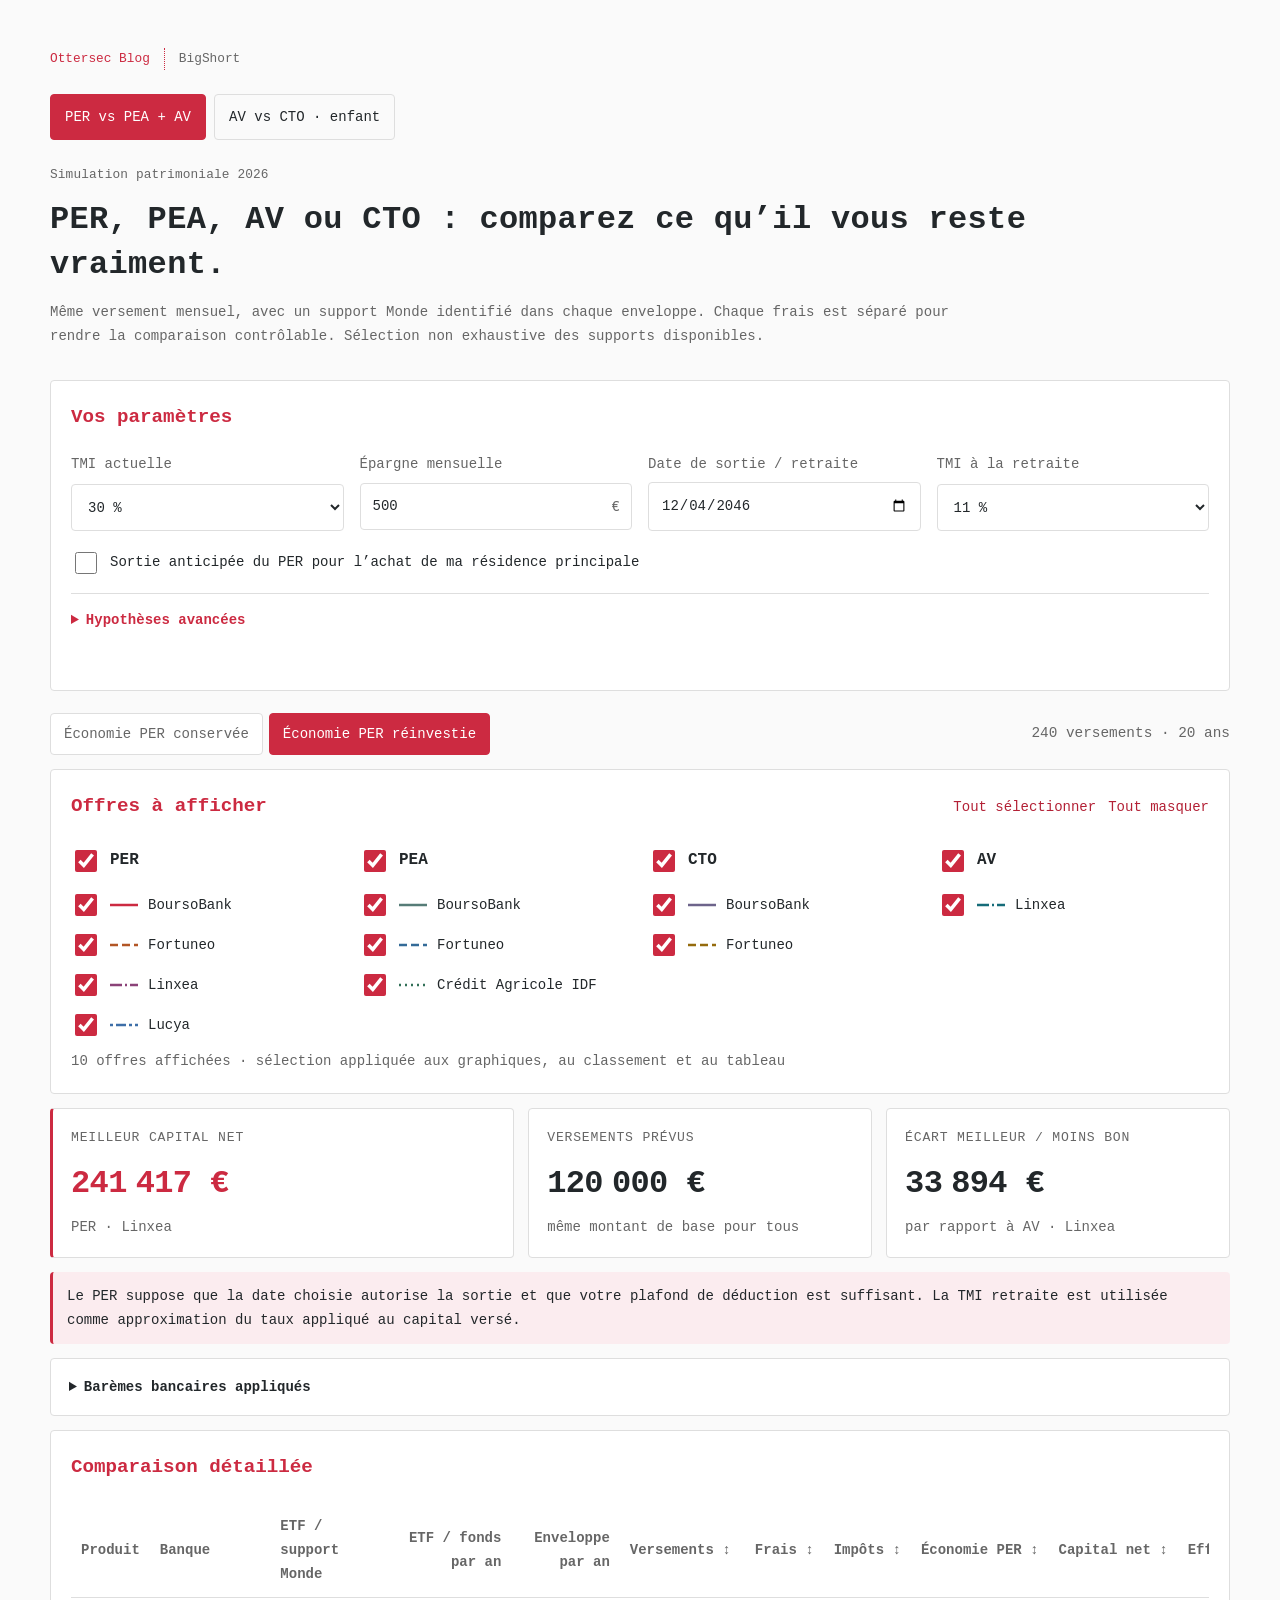
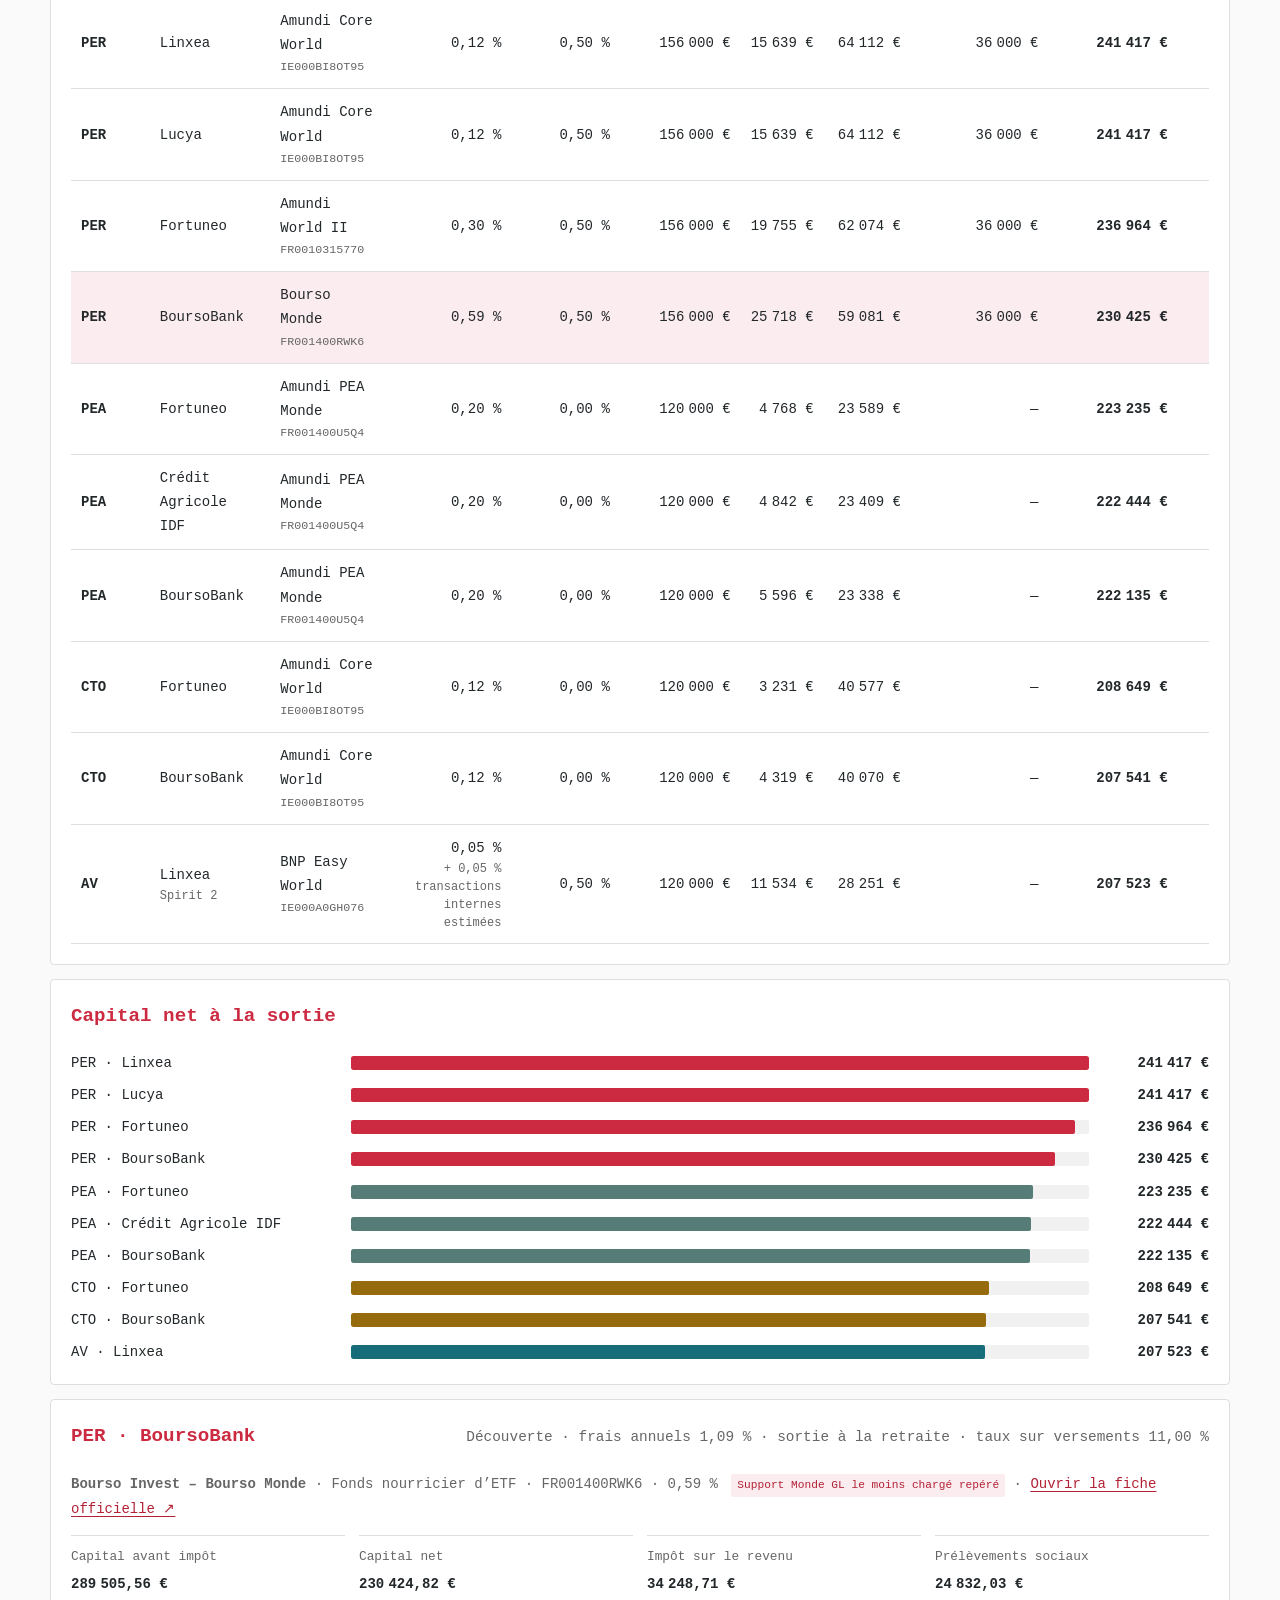
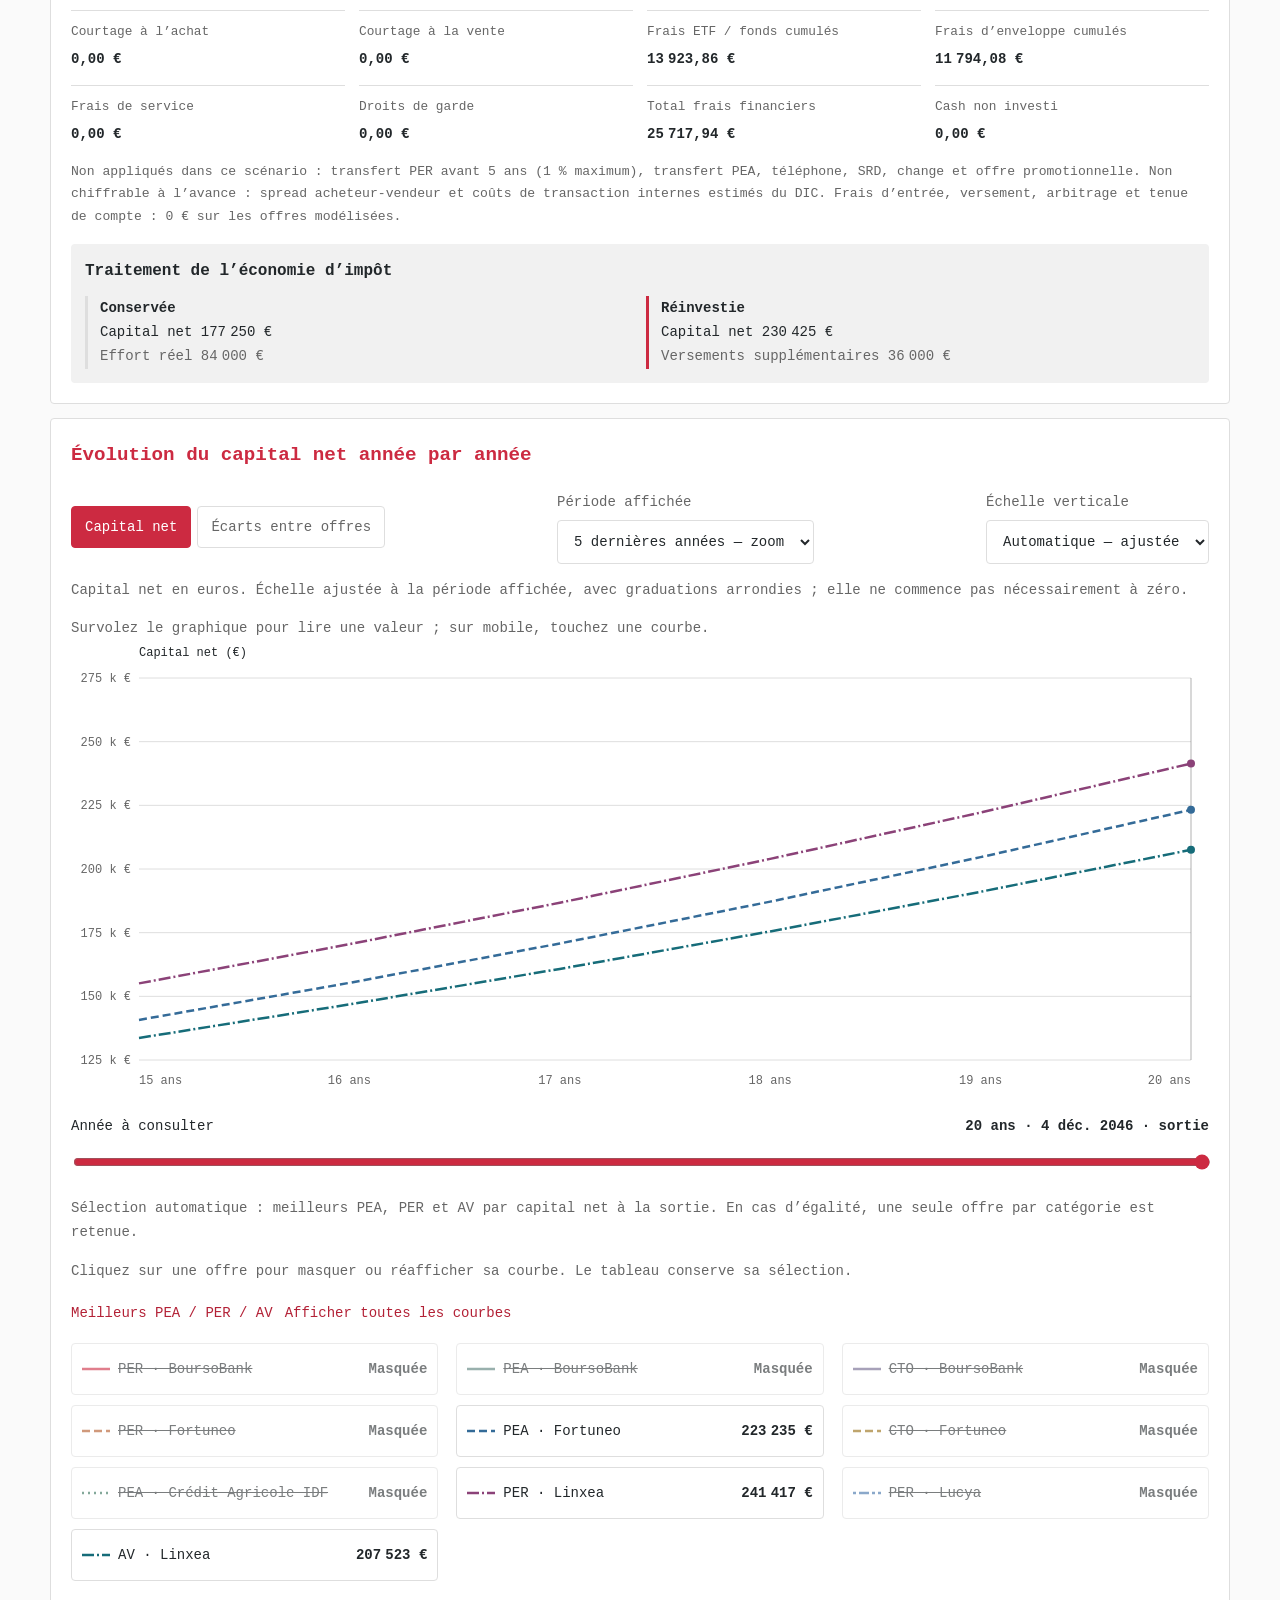
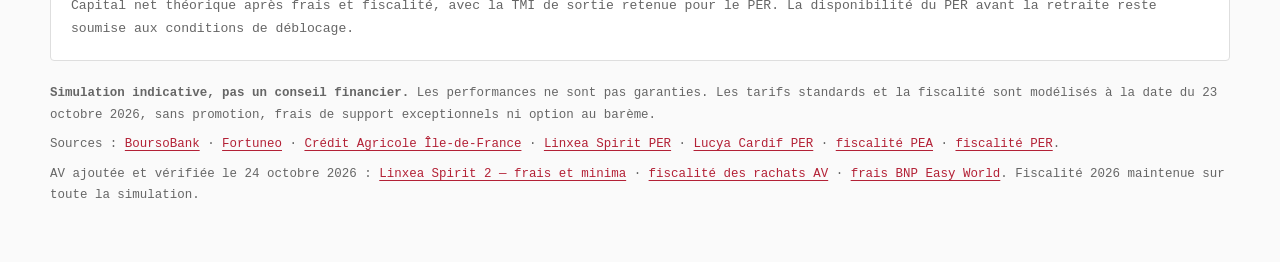
<file: index.html>
<!doctype html>
<html lang="fr">
<head>
  <meta charset="utf-8">
  <meta name="viewport" content="width=device-width, initial-scale=1">
  <title>BigShort — PER, PEA, AV et CTO</title>
  <meta name="description" content="BigShort : comparez PER, PEA, assurance-vie Linxea Spirit 2 et CTO, ou AV et CTO pour un enfant, après frais et fiscalité.">
  <meta name="theme-color" content="#fafafa">
  <link rel="icon" href="data:,">
  <style>
    @font-face {
      font-family: "JetBrains Mono";
      font-style: normal;
      font-weight: 400;
      font-display: swap;
      src: local("JetBrains Mono"), local("JetBrains-Mono"), url("https://sneakyottersec.github.io/lib/JetBrainsMono/web/woff2/JetBrainsMono-Regular.woff2") format("woff2");
    }

    :root {
      color-scheme: light;
      --font-mono: "JetBrains Mono", "Cascadia Code", Consolas, monospace;
      --bg: #fafafa;
      --surface: #ffffff;
      --surface-soft: #f1f1f1;
      --text: #22272a;
      --muted: #666666;
      --line: #dedede;
      --brand: #cc2a41;
      --brand-dark: #b32136;
      --brand-soft: #fbecef;
      --blue: #567c77;
      --gold: #956b0d;
      --danger: #b32136;
      --radius: 4px;
    }

    * { box-sizing: border-box; }
    [hidden] { display: none !important; }
    html { scroll-behavior: smooth; }
    body {
      margin: 0;
      background: var(--bg);
      color: var(--text);
      font: 400 14px/1.725 var(--font-mono);
      -webkit-font-smoothing: antialiased;
    }
    ::selection { background: var(--brand-soft); color: var(--text); }
    a { text-underline-offset: 3px; }

    button, input, select { font: inherit; }
    button, input, summary, select { touch-action: manipulation; }
    button, summary, select { cursor: pointer; }
    button:focus-visible, input:focus-visible, summary:focus-visible, select:focus-visible {
      outline: 2px solid var(--brand);
      outline-offset: 2px;
    }

    .shell { width: min(1180px, calc(100% - 40px)); margin: 0 auto; padding: 48px 0; }
    header { display: grid; gap: 12px; margin-bottom: 32px; }
    .site-nav { display: flex; gap: 14px; align-items: center; margin-bottom: 12px; font-size: .8rem; }
    .site-nav a { padding-right: 14px; border-right: 1px dotted var(--brand); color: var(--brand); text-decoration: none; }
    .site-nav a:hover { text-decoration: underline; }
    .site-nav span { color: var(--muted); }
    .tool-nav { display: flex; flex-wrap: wrap; gap: 8px; margin-bottom: 12px; }
    .tool-nav a { padding: 10px 14px; border: 1px solid var(--line); border-radius: var(--radius); color: var(--text); text-decoration: none; }
    .tool-nav a[aria-current="page"] { background: var(--brand); border-color: var(--brand); color: #fff; }
    .tool-nav a:hover { border-color: var(--brand); }
    h1, h2, h3, p { margin-top: 0; }
    h1 { max-width: 1000px; margin-bottom: 0; font-size: clamp(1.4rem, 3.5vw, 2rem); line-height: 1.4; letter-spacing: .01em; }
    h2 { margin-bottom: 18px; color: var(--brand); font-size: 1.2rem; }
    h3 { margin-bottom: 10px; font-size: 1rem; }
    .eyebrow { color: var(--muted); font-size: .8rem; letter-spacing: .01em; }
    .lede { max-width: 900px; margin-bottom: 0; color: var(--muted); }
    .card { background: var(--surface); border: 1px solid var(--line); border-radius: var(--radius); }

    .controls { padding: 20px; }
    .control-grid { display: grid; grid-template-columns: repeat(4, minmax(150px, 1fr)); gap: 16px; }
    label { display: grid; gap: 6px; color: var(--muted); font-size: .875rem; }
    .control-label { display: flex; justify-content: space-between; gap: 8px; }
    input, select {
      width: 100%; min-height: 44px; padding: 10px 12px;
      border: 1px solid var(--line); border-radius: var(--radius); background: var(--surface); color: var(--text);
    }
    input:invalid { border-color: var(--danger); }
    .check-option { display: flex; align-items: center; gap: 10px; margin-top: 18px; color: var(--text); cursor: pointer; }
    .check-option input { width: 22px; height: 22px; min-height: 22px; padding: 0; flex-shrink: 0; accent-color: var(--brand); }
    .control-help { margin: 8px 0 0; color: var(--muted); font-size: .82rem; }
    .control-help a { color: var(--brand-dark); }
    .input-wrap { position: relative; }
    .input-wrap input { padding-right: 34px; }
    .input-wrap span { position: absolute; top: 50%; right: 12px; translate: 0 -50%; color: var(--muted); pointer-events: none; }
    details { margin-top: 16px; border-top: 1px solid var(--line); padding-top: 14px; }
    summary { width: fit-content; color: var(--brand); font-weight: 650; }
    .advanced { display: grid; grid-template-columns: repeat(2, minmax(180px, 260px)); gap: 16px; margin-top: 14px; }
    .status { min-height: 24px; margin: 14px 0 0; color: var(--danger); font-size: .875rem; }

    .toolbar { display: flex; align-items: center; justify-content: space-between; flex-wrap: wrap; gap: 14px; margin: 22px 0 14px; }
    .segmented { display: flex; flex-wrap: wrap; gap: 6px; }
    .segmented button {
      border: 1px solid var(--line); border-radius: var(--radius); background: var(--surface); color: var(--muted); padding: 8px 13px;
    }
    .segmented button[aria-pressed="true"] { border-color: var(--brand); background: var(--brand); color: white; }
    .horizon { color: var(--muted); font-size: .9rem; font-variant-numeric: tabular-nums; }

    .summary-grid { display: grid; grid-template-columns: 1.35fr repeat(2, 1fr); gap: 14px; margin-bottom: 14px; }
    .summary-card { min-height: 126px; padding: 18px; }
    .best { background: var(--surface); border-left: 3px solid var(--brand); }
    .summary-label { margin: 0 0 6px; color: var(--muted); font-size: .82rem; text-transform: uppercase; letter-spacing: .06em; }
    .best .summary-value { color: var(--brand); }
    .summary-value { margin: 0; font-size: clamp(1.4rem, 3vw, 2rem); font-weight: 700; letter-spacing: -.02em; font-variant-numeric: tabular-nums; }
    .summary-meta { margin: 4px 0 0; color: var(--muted); font-size: .875rem; }
    .warning { margin: 14px 0; padding: 12px 14px; border-left: 3px solid var(--brand); background: var(--brand-soft); color: var(--text); border-radius: var(--radius); }
    .tariffs { margin: 14px 0; padding: 16px 18px; }
    .tariffs summary { color: var(--text); }
    .tariffs p { margin: 10px 0 0; color: var(--muted); font-size: .82rem; }

    .chart-section, .table-section, .detail { padding: 20px; margin-top: 14px; }
    .chart { display: grid; gap: 8px; }
    .bar-row { display: grid; grid-template-columns: minmax(148px, 1.1fr) minmax(180px, 3fr) 110px; gap: 10px; align-items: center; }
    .bar-label { border: 0; padding: 0; background: transparent; color: var(--text); text-align: left; }
    .bar-label:hover { color: var(--brand); }
    .track { position: relative; height: 14px; overflow: hidden; background: var(--surface-soft); border-radius: 2px; }
    .bar { height: 100%; min-width: 2px; border-radius: inherit; transition: width .28s ease; }
    .bar[data-product="PER"] { background: var(--brand); }
    .bar[data-product="PEA"] { background: var(--blue); }
    .bar[data-product="CTO"] { background: var(--gold); }
    .bar[data-product="AV"] { background: #166c79; }
    .bar-value { text-align: right; font-variant-numeric: tabular-nums; font-weight: 650; }
    .selection { margin: 14px 0; padding: 20px; }
    .selection-head { display: flex; justify-content: space-between; align-items: baseline; flex-wrap: wrap; gap: 8px; }
    .selection-actions { display: flex; flex-wrap: wrap; gap: 12px; }
    .selection-actions button { border: 0; padding: 5px 0; background: transparent; color: var(--brand-dark); }
    .selection-grid { display: grid; grid-template-columns: repeat(4, minmax(0, 1fr)); gap: 18px; }
    .selection fieldset { min-width: 0; margin: 0; padding: 0; border: 0; }
    .selection legend { padding: 0; margin-bottom: 4px; font-weight: 650; }
    .selection .check-option { margin: 0; min-height: 40px; }
    .selection legend .check-option { font-size: 1rem; }
    .line-swatch { width: 28px; height: 10px; flex-shrink: 0; }
    .history-description, .empty-message { color: var(--muted); font-size: .875rem; }
    .history-frame { position: relative; }
    .history-plot { width: 100%; height: 460px; }
    .history-plot svg { display: block; width: 100%; height: 100%; }
    .history-tooltip { position: absolute; z-index: 2; width: max-content; max-width: calc(100% - 16px); padding: 12px 14px; border: 1px solid var(--line); border-left: 3px solid var(--brand); border-radius: var(--radius); background: var(--surface); color: var(--text); pointer-events: none; font-size: .8rem; line-height: 1.6; overflow-wrap: anywhere; }
    .history-tooltip-date, .history-tooltip-label { color: var(--muted); }
    .history-tooltip-name { display: block; margin: 4px 0; }
    .history-tooltip-amount { display: block; font-size: 1rem; font-variant-numeric: tabular-nums; }
    .history-tooltip-net { margin-top: 6px; }
    .history-toolbar { display: flex; align-items: center; justify-content: space-between; flex-wrap: wrap; gap: 14px; margin-bottom: 14px; }
    .history-toolbar label { min-width: 190px; }
    .history-legend-head { display: flex; flex-wrap: wrap; align-items: baseline; justify-content: space-between; gap: 10px; margin-top: 14px; }
    .history-legend-head p { margin: 0; }
    .history-legend-head button { border: 0; background: transparent; padding: 8px 0; color: var(--brand-dark); }
    .history-inspector { margin-top: 14px; }
    .history-inspector label { display: flex; flex-wrap: wrap; justify-content: space-between; gap: 8px; color: var(--text); }
    .history-inspector input { padding: 0; accent-color: var(--brand); }
    .history-values { display: grid; grid-template-columns: repeat(3, minmax(0, 1fr)); gap: 10px 18px; margin: 10px 0 0; }
    .history-value { display: flex; flex-wrap: wrap; align-items: center; gap: 5px 8px; min-height: 52px; padding: 10px; border: 1px solid var(--line); border-radius: var(--radius); background: var(--surface); color: var(--text); text-align: left; font-size: .875rem; }
    .history-value:hover { background: var(--surface-soft); }
    .history-value[aria-pressed="false"] { opacity: .6; }
    .history-value[aria-pressed="false"] span { text-decoration: line-through; }
    .history-value strong { margin-left: auto; font-variant-numeric: tabular-nums; }

    .table-wrap { overflow-x: auto; }
    table { width: 100%; min-width: 1340px; border-collapse: collapse; }
    th, td { padding: 11px 10px; border-bottom: 1px solid var(--line); text-align: right; font-size: .875rem; font-variant-numeric: tabular-nums; }
    th { color: var(--muted); font-weight: 650; }
    th:first-child, th:nth-child(2), th:nth-child(3), td:first-child, td:nth-child(2), td:nth-child(3) { text-align: left; }
    .sort-btn { border: 0; background: transparent; color: inherit; font-weight: inherit; padding: 0; white-space: nowrap; }
    .selected-row { background: var(--brand-soft); }
    tbody tr { cursor: pointer; }
    tbody tr:hover { background: var(--surface-soft); }
    .selected-row:hover { background: var(--brand-soft); }
    .badge { display: inline-flex; margin-left: 5px; padding: 2px 6px; border-radius: 2px; background: #f3ecd9; color: #72510b; font-size: .7rem; }
    .badge.ok { background: var(--brand-soft); color: var(--brand-dark); }
    .fund-cell { max-width: 190px; }
    .fund-cell small { display: block; color: var(--muted); }
    .fee-detail { display: block; max-width: 150px; color: var(--muted); font-size: .75rem; line-height: 1.5; }
    .fund-line { margin: 0 0 14px; color: var(--muted); }
    .fund-line a { color: var(--brand-dark); }
    .fee-note { margin: 14px 0 0; color: var(--muted); font-size: .82rem; }

    .detail-head { display: flex; justify-content: space-between; gap: 12px; align-items: baseline; flex-wrap: wrap; }
    .detail-grid { display: grid; grid-template-columns: repeat(4, minmax(120px, 1fr)); gap: 14px; margin-top: 8px; }
    .metric { padding-top: 10px; border-top: 1px solid var(--line); }
    .metric span { display: block; color: var(--muted); font-size: .8rem; }
    .metric strong { display: block; margin-top: 4px; font-variant-numeric: tabular-nums; }
    .per-comparison { margin-top: 16px; padding: 14px; background: var(--surface-soft); border-radius: var(--radius); }
    .per-comparison-grid { display: grid; grid-template-columns: repeat(2, 1fr); gap: 12px; }
    .scenario { padding-left: 12px; border-left: 3px solid var(--line); }
    .scenario.active { border-color: var(--brand); }
    .scenario p { margin: 0; }

    footer { margin-top: 22px; color: var(--muted); font-size: .78rem; }
    footer p { margin-bottom: 8px; }
    footer a { color: var(--brand-dark); }

    @media (max-width: 840px) {
      .selection-grid { grid-template-columns: repeat(2, minmax(0, 1fr)); }
      .control-grid { grid-template-columns: repeat(2, minmax(140px, 1fr)); }
      .summary-grid { grid-template-columns: 1fr 1fr; }
      .best { grid-column: 1 / -1; }
      .detail-grid { grid-template-columns: repeat(2, minmax(120px, 1fr)); }
      .history-values { grid-template-columns: repeat(2, minmax(0, 1fr)); }
    }
    @media (max-width: 560px) {
      .shell { width: min(100% - 18px, 1180px); padding-top: 18px; }
      .controls, .chart-section, .table-section, .detail { padding: 15px; }
      .control-grid, .advanced, .summary-grid, .per-comparison-grid { grid-template-columns: 1fr; }
      .bar-row { grid-template-columns: 1fr 88px; gap: 5px 8px; }
      .track { grid-column: 1 / -1; grid-row: 2; }
      .bar-value { grid-column: 2; grid-row: 1; }
      .selection { padding: 15px; }
      .selection-grid, .history-values { grid-template-columns: 1fr; }
      .selection .check-option { min-height: 44px; }
      .history-plot { height: 360px; }
      .history-toolbar, .history-toolbar label { width: 100%; }
      .controls input:not([type="checkbox"]):not([type="range"]), .controls select { font-size: 16px; }
    }
    @media (prefers-reduced-motion: reduce) { * { scroll-behavior: auto !important; transition: none !important; } }
  </style>
</head>
<body>
  <main class="shell">
    <header>
      <nav class="site-nav" aria-label="Navigation du site"><a href="https://sneakyottersec.github.io/">Ottersec Blog</a><span>BigShort</span></nav>
      <nav class="tool-nav" aria-label="Simulateurs BigShort"><a href="./" aria-current="page">PER vs PEA + AV</a><a href="enfant.html">AV vs CTO · enfant</a></nav>
      <div class="eyebrow">Simulation patrimoniale 2026</div>
      <h1>PER, PEA, AV ou CTO&nbsp;: comparez ce qu’il vous reste vraiment.</h1>
      <p class="lede">Même versement mensuel, avec un support Monde identifié dans chaque enveloppe. Chaque frais est séparé pour rendre la comparaison contrôlable. Sélection non exhaustive des supports disponibles.</p>
    </header>

    <section class="controls card" aria-labelledby="params-title">
      <h2 id="params-title">Vos paramètres</h2>
      <div class="control-grid">
        <label>
          <span>TMI actuelle</span>
          <select id="tmi-now">
            <option value="0">0 %</option><option value="11">11 %</option><option value="30" selected>30 %</option><option value="41">41 %</option><option value="45">45 %</option>
          </select>
        </label>
        <label>
          <span>Épargne mensuelle</span>
          <span class="input-wrap"><input id="monthly" type="number" min="10" max="100000" step="10" value="500" inputmode="decimal"><span>€</span></span>
        </label>
        <label>
          <span id="exit-date-label">Date de sortie / retraite</span>
          <input id="exit-date" type="date">
        </label>
        <label id="retirement-tax-field">
          <span>TMI à la retraite</span>
          <select id="tmi-retire">
            <option value="0">0 %</option><option value="11" selected>11 %</option><option value="30">30 %</option><option value="41">41 %</option><option value="45">45 %</option>
          </select>
        </label>
        <label id="rp-tax-field" hidden>
          <span>TMI lors de l’achat de la RP</span>
          <select id="tmi-rp">
            <option value="0">0 %</option><option value="11">11 %</option><option value="30" selected>30 %</option><option value="41">41 %</option><option value="45">45 %</option>
          </select>
        </label>
      </div>
      <label class="check-option"><input id="per-rp" type="checkbox" aria-describedby="rp-help"><span>Sortie anticipée du PER pour l’achat de ma résidence principale</span></label>
      <p id="rp-help" class="control-help" hidden>Déblocage total des versements volontaires à la date choisie. Les droits issus de versements obligatoires ne peuvent pas être débloqués pour ce motif. <a href="https://bofip.impots.gouv.fr/bofip/14911-PGP.html/identifiant=BOI-ANNX-000513-20260810" target="_blank" rel="noreferrer">Fiscalité de la sortie pour achat de la résidence principale ↗</a></p>
      <details>
        <summary>Hypothèses avancées</summary>
        <div class="advanced">
          <label><span class="control-label"><span>Rendement brut annuel</span><strong id="return-output">7,00 %</strong></span><input id="gross-return" type="range" min="-10" max="15" step="0.25" value="7"></label>
          <label><span class="control-label"><span>Majoration de sécurité des frais</span><strong id="etf-output">+ 0,00 %</strong></span><input id="etf-fee" type="range" min="0" max="0.5" step="0.05" value="0"></label>
          <label><span>Abattement AV disponible à la sortie (€)</span><input id="av-allowance" type="number" min="0" max="9200" step="any" value="4600" inputmode="decimal"></label>
          <label><span>Autres primes AV avant 2017 (€)</span><input id="av-old-premiums" type="number" min="0" max="100000000" step="any" value="0" inputmode="decimal"></label>
          <label><span>Autres primes AV depuis 2017 (€)</span><input id="av-other-premiums" type="number" min="0" max="100000000" step="any" value="0" inputmode="decimal"></label>
        </div>
        <p class="control-help">AV : un seul abattement à la sortie totale, après 8 ans (4 600 € personne seule ou 9 200 € couple imposé ensemble, partagé entre contrats). Les autres primes sont les sommes non remboursées au 31 décembre précédant la sortie, supposées constantes pour les points annuels. La TMI de retraite ne s’applique pas à l’AV : taux forfaitaires retenus, sans option au barème.</p>
      </details>
      <p id="status" class="status" role="alert"></p>
    </section>

    <div class="toolbar">
      <div class="segmented" role="group" aria-label="Traitement de l’économie d’impôt du PER">
        <button type="button" data-tax-mode="keep" aria-pressed="false">Économie PER conservée</button>
        <button type="button" data-tax-mode="reinvest" aria-pressed="true">Économie PER réinvestie</button>
      </div>
      <div id="horizon" class="horizon"></div>
    </div>

    <section class="selection card" aria-labelledby="selection-title">
      <div class="selection-head">
        <h2 id="selection-title">Offres à afficher</h2>
        <div class="selection-actions"><button type="button" data-offer-selection="all">Tout sélectionner</button><button type="button" data-offer-selection="none">Tout masquer</button></div>
      </div>
      <div id="offer-filters" class="selection-grid"></div>
      <p id="selection-count" class="summary-meta" aria-live="polite"></p>
    </section>

    <section class="summary-grid" aria-live="polite">
      <article class="summary-card card best">
        <p class="summary-label">Meilleur capital net</p>
        <p class="summary-value" id="best-value">—</p>
        <p class="summary-meta" id="best-name">—</p>
      </article>
      <article class="summary-card card">
        <p class="summary-label">Versements prévus</p>
        <p class="summary-value" id="planned">—</p>
        <p class="summary-meta">même montant de base pour tous</p>
      </article>
      <article class="summary-card card">
        <p class="summary-label">Écart meilleur / moins bon</p>
        <p class="summary-value" id="spread">—</p>
        <p class="summary-meta" id="spread-meta">—</p>
      </article>
    </section>

    <div id="per-warning" class="warning" role="note" aria-live="polite">Le PER suppose que la date choisie autorise la sortie et que votre plafond de déduction est suffisant. La TMI retraite est utilisée comme approximation du taux appliqué au capital versé.</div>

    <details class="tariffs card">
      <summary>Barèmes bancaires appliqués</summary>
      <p><strong>BoursoBank Découverte</strong> — CTO&nbsp;: 1,99&nbsp;€ jusqu’à 500&nbsp;€, puis 0,60&nbsp;% par ordre; PEA plafonné à 0,50&nbsp;% par ordre; achat d’ETF minimum de 100&nbsp;€ en CTO comme en PEA; droits de garde et inactivité 0&nbsp;€. PER Matla&nbsp;: frais d’entrée, versement, arbitrage et sortie en capital 0&nbsp;€, gestion 0,50&nbsp;%/an.</p>
      <p><strong>Fortuneo Starter</strong> — premier achat mensuel jusqu’à 500&nbsp;€ gratuit, sinon 0,35&nbsp;%; achat minimum PEA de 400&nbsp;€; garde et tenue de compte 0&nbsp;€. PER&nbsp;: entrée, versement, arbitrage et rachat 0&nbsp;€, gestion 0,50&nbsp;%/an, transaction ETF 0,10&nbsp;% à l’achat et à la vente, transfert sortant avant 5 ans jusqu’à 1&nbsp;%.</p>
      <p><strong>Crédit Agricole Île-de-France Offre Bourse Intégral — PEA uniquement</strong> — droits de garde exonérés; service gratuit à partir de 12 ordres/an, sinon 96&nbsp;€; courtage&nbsp;: 0,48&nbsp;% jusqu’à 500&nbsp;€, 0,18&nbsp;% jusqu’à 1&nbsp;000&nbsp;€, puis 0,12&nbsp;%. Les éventuels frais de marché ne sont pas publiés à l’avance.</p>
      <p><strong>Linxea Spirit PER</strong> — gestion libre 0,50&nbsp;%/an sur UC; investissement et désinvestissement d’ETF 0,10&nbsp;% chacun; versement, arbitrage et sortie en capital 0&nbsp;€; transfert avant 5 ans jusqu’à 1&nbsp;%.</p>
      <p><strong>Lucya Cardif PER</strong> — gestion libre 0,50&nbsp;%/an sur UC; investissement et désinvestissement d’ETF jusqu’à 0,10&nbsp;% chacun; versement et arbitrage 0&nbsp;€; transfert avant 5 ans jusqu’à 1&nbsp;%.</p>
      <p><strong>Linxea Spirit 2 — assurance-vie</strong> — gestion libre 0,50&nbsp;%/an sur UC ; investissement et désinvestissement ETF 0,06&nbsp;% chacun ; entrée, versement et arbitrage en ligne hors frais ETF 0&nbsp;€. Le budget mensuel reste en cash non rémunéré jusqu’au minimum d’ouverture de 500&nbsp;€, puis jusqu’à 100&nbsp;€ pour les versements suivants. L’ancienneté fiscale commence au premier versement investi. BNP Easy MSCI World : 0,05&nbsp;% de frais courants + 0,05&nbsp;% de transactions internes annuelles estimées, intégrés au calcul.</p>
    </details>

    <section class="table-section card" aria-labelledby="table-title">
      <h2 id="table-title">Comparaison détaillée</h2>
      <div class="table-wrap">
        <table>
          <thead><tr>
            <th>Produit</th><th>Banque</th><th>ETF / support Monde</th><th>ETF / fonds par an</th><th>Enveloppe par an</th>
            <th><button class="sort-btn" data-sort="contributions">Versements ↕</button></th>
            <th><button class="sort-btn" data-sort="fees">Frais ↕</button></th>
            <th><button class="sort-btn" data-sort="tax">Impôts ↕</button></th>
            <th><button class="sort-btn" data-sort="taxSaving">Économie PER ↕</button></th>
            <th><button class="sort-btn" data-sort="netCapital">Capital net ↕</button></th>
            <th><button class="sort-btn" data-sort="realEffort">Effort réel ↕</button></th>
            <th><button class="sort-btn" data-sort="netGain">Gain net ↕</button></th>
          </tr></thead>
          <tbody id="results-body"></tbody>
        </table>
      </div>
    </section>

    <section class="chart-section card" aria-labelledby="chart-title">
      <h2 id="chart-title">Capital net à la sortie</h2>
      <p id="comparison-empty" class="empty-message" hidden></p>
      <div id="chart" class="chart" aria-label="Graphique comparatif des solutions étudiées"></div>
    </section>

    <section id="detail-panel" class="detail card" aria-labelledby="detail-title" aria-live="polite">
      <div class="detail-head"><h2 id="detail-title">Décomposition</h2><span id="detail-subtitle" class="horizon"></span></div>
      <p id="detail-fund" class="fund-line"></p>
      <div id="detail-grid" class="detail-grid"></div>
      <p id="conditional-fees" class="fee-note"></p>
      <div id="per-comparison" class="per-comparison" hidden></div>
    </section>

    <section class="chart-section card" aria-labelledby="history-title">
      <h2 id="history-title">Évolution du capital net année par année</h2>
      <div class="history-toolbar">
        <div class="segmented" role="group" aria-label="Mesure du graphique annuel">
          <button type="button" data-history-view="capital" aria-pressed="true">Capital net</button>
          <button type="button" data-history-view="gap" aria-pressed="false">Écarts entre offres</button>
        </div>
        <label><span>Période affichée</span><select id="history-window"><option value="0">Toute la durée</option><option value="5" selected>5 dernières années — zoom</option><option value="10">10 dernières années</option></select></label>
        <label><span>Échelle verticale</span><select id="history-scale"><option value="auto" selected>Automatique — ajustée</option><option value="zero">À partir de 0 €</option></select></label>
      </div>
      <p id="history-view-note" class="history-description"></p>
      <p class="summary-meta">Survolez le graphique pour lire une valeur ; sur mobile, touchez une courbe.</p>
      <p id="history-empty" class="empty-message" hidden></p>
      <div id="history-frame" class="history-frame">
        <div id="history-plot" class="history-plot"></div>
        <div id="history-tooltip" class="history-tooltip" role="tooltip" hidden>
          <div id="history-tooltip-date" class="history-tooltip-date"></div>
          <strong id="history-tooltip-name" class="history-tooltip-name"></strong>
          <div id="history-tooltip-label" class="history-tooltip-label">Capital net</div>
          <strong id="history-tooltip-amount" class="history-tooltip-amount"></strong>
          <div id="history-tooltip-net-row" class="history-tooltip-net" hidden>Capital net : <span id="history-tooltip-net"></span></div>
        </div>
      </div>
      <div id="history-inspector" class="history-inspector">
        <label for="history-year"><span>Année à consulter</span><strong id="history-date"></strong></label>
        <input id="history-year" type="range" min="0" max="1" step="1" value="1">
      </div>
      <p id="history-selection-note" class="summary-meta" aria-live="polite"></p>
      <div class="history-legend-head"><p class="history-description">Cliquez sur une offre pour masquer ou réafficher sa courbe. Le tableau conserve sa sélection.</p><div class="selection-actions"><button type="button" id="history-best" aria-pressed="true">Meilleurs PEA / PER / AV</button><button type="button" id="history-reset">Afficher toutes les courbes</button></div></div>
      <div id="history-values" class="history-values" role="group" aria-label="Afficher ou masquer les courbes du graphique"></div>
      <p id="history-overlap" class="history-description" hidden>Des offres ont des montants identiques sur cette période : leurs courbes se superposent.</p>
      <p class="fee-note">Capital net théorique après frais et fiscalité, avec la TMI de sortie retenue pour le PER. La disponibilité du PER avant la retraite reste soumise aux conditions de déblocage.</p>
    </section>

    <footer>
      <p><strong>Simulation indicative, pas un conseil financier.</strong> Les performances ne sont pas garanties. Les tarifs standards et la fiscalité sont modélisés à la date du 23 octobre 2026, sans promotion, frais de support exceptionnels ni option au barème.</p>
      <p>Sources&nbsp;: <a href="https://www.boursobank.com/content/brochure_tarifaire/boursorama_bt.pdf" target="_blank" rel="noreferrer">BoursoBank</a> · <a href="https://www.fortuneo.fr/datas/files/tarifs_fortuneo.pdf" target="_blank" rel="noreferrer">Fortuneo</a> · <a href="https://ca-paris.credit-agricole.fr/tarif/2026/CADIF_tarif2026_PART/conditions_tarifaires_particuliers_caidf_04_2026.pdf" target="_blank" rel="noreferrer">Crédit Agricole Île-de-France</a> · <a href="https://www.linxea.com/per/linxea-spirit-per/" target="_blank" rel="noreferrer">Linxea Spirit PER</a> · <a href="https://www.assurancevie.com/nos-contrats/lucya-cardif-per/" target="_blank" rel="noreferrer">Lucya Cardif PER</a> · <a href="https://www.service-public.fr/particuliers/vosdroits/F22449" target="_blank" rel="noreferrer">fiscalité PEA</a> · <a href="https://www.service-public.fr/particuliers/vosdroits/F36526/0?idFicheParent=F34982" target="_blank" rel="noreferrer">fiscalité PER</a>.</p>
      <p>AV ajoutée et vérifiée le 24 octobre 2026 : <a href="https://www.linxea.com/assurance-vie/linxea-spirit-2/" target="_blank" rel="noreferrer">Linxea Spirit 2 — frais et minima</a> · <a href="https://www.service-public.gouv.fr/particuliers/vosdroits/F22414" target="_blank" rel="noreferrer">fiscalité des rachats AV</a> · <a href="https://www.bnpparibas-am.com/en-nl/fundsheet/equity/bnp-paribas-easy-msci-world-ucits-etf-ucits-etf-eur-c-ie000a0gh076/" target="_blank" rel="noreferrer">frais BNP Easy World</a>. Fiscalité 2026 maintenue sur toute la simulation.</p>
    </footer>
  </main>

  <script>
    (() => {
      'use strict';

      const TAX = Object.freeze({ social: 0.186, incomeCapital: 0.128, pfu: 0.314, peaCap: 150000, avSocial: .172, avReduced: .075, avThreshold: 150000, avChecked: '2026-10-24' });
      const BANKS = Object.freeze({
        bourso: { name: 'BoursoBank', plan: 'Découverte', min: { PER: 50, PEA: 100, CTO: 100 }, wrapper: { PER: .005, PEA: 0, CTO: 0 } },
        fortuneo: { name: 'Fortuneo', plan: 'Starter', min: { PER: 50, PEA: 400, CTO: 0 }, wrapper: { PER: .005, PEA: 0, CTO: 0 } },
        ca: { name: 'Crédit Agricole IDF', plan: 'Offre Bourse Intégral', min: { PEA: 0 }, wrapper: { PEA: 0 } },
        linxea: { name: 'Linxea', plan: 'Spirit PER', min: { PER: 50, AV: 100 }, initial: { AV: 500 }, wrapper: { PER: .005, AV: .005 } },
        lucya: { name: 'Lucya', plan: 'Cardif PER', min: { PER: 50 }, wrapper: { PER: .005 } }
      });
      const ETFS = Object.freeze({
        'PEA-bourso': { name: 'Amundi PEA Monde (MSCI World) Acc', short: 'Amundi PEA Monde', isin: 'FR001400U5Q4', fee: .002, kind: 'ETF MSCI World', status: 'Ex æquo moins cher vérifié', verified: true, source: 'https://www.amundietf.fr/pdfDocuments/monthly-factsheet/FR001400U5Q4/FRA/FRA/RETAIL/ETF' },
        'PEA-fortuneo': { name: 'Amundi PEA Monde (MSCI World) Acc', short: 'Amundi PEA Monde', isin: 'FR001400U5Q4', fee: .002, kind: 'ETF MSCI World', status: 'Ex æquo moins cher vérifié', verified: true, source: 'https://www.amundietf.fr/pdfDocuments/monthly-factsheet/FR001400U5Q4/FRA/FRA/RETAIL/ETF' },
        'PEA-ca': { name: 'Amundi PEA Monde (MSCI World) Acc', short: 'Amundi PEA Monde', isin: 'FR001400U5Q4', fee: .002, kind: 'ETF MSCI World', status: 'Moins cher vérifié, disponibilité à confirmer', verified: false, source: 'https://www.amundietf.fr/pdfDocuments/monthly-factsheet/FR001400U5Q4/FRA/FRA/RETAIL/ETF' },
        'CTO-bourso': { name: 'Amundi Core MSCI World UCITS ETF Acc', short: 'Amundi Core World', isin: 'IE000BI8OT95', fee: .0012, kind: 'ETF MSCI World', status: 'Frais vérifiés · sélection non exhaustive', verified: true, source: 'https://www.amundietf.fr/pdfDocuments/monthly-factsheet/IE000BI8OT95/FRA/FRA/RETAIL/ETF' },
        'CTO-fortuneo': { name: 'Amundi Core MSCI World UCITS ETF Acc', short: 'Amundi Core World', isin: 'IE000BI8OT95', fee: .0012, kind: 'ETF MSCI World', status: 'Frais vérifiés · sélection non exhaustive', verified: true, source: 'https://www.amundietf.fr/pdfDocuments/monthly-factsheet/IE000BI8OT95/FRA/FRA/RETAIL/ETF' },
        'PER-bourso': { name: 'Bourso Invest – Bourso Monde', short: 'Bourso Monde', isin: 'FR001400RWK6', fee: .0059, kind: 'Fonds nourricier d’ETF', status: 'Support Monde GL le moins chargé repéré', verified: true, source: 'https://www.oradeavie.fr/fileadmin/user_upload/oradeavie/documents_de_performance/1636-MATLA-PERFORMANCE-202603.pdf' },
        'PER-fortuneo': { name: 'Amundi MSCI World Swap II UCITS ETF Dist', short: 'Amundi World II', isin: 'FR0010315770', fee: .003, kind: 'ETF MSCI World', status: 'Moins cher du catalogue PER public vérifié', verified: true, source: 'https://www.amundietf.fr/pdfDocuments/kid-priips/FR0010315770/FRA/FRA' },
        'PER-linxea': { name: 'Amundi Core MSCI World UCITS ETF Acc', short: 'Amundi Core World', isin: 'IE000BI8OT95', fee: .0012, kind: 'ETF MSCI World', status: 'Support référencé · sélection non exhaustive', verified: true, source: 'https://www.amundietf.fr/pdfDocuments/monthly-factsheet/IE000BI8OT95/FRA/FRA/RETAIL/ETF' },
        'PER-lucya': { name: 'Amundi Core MSCI World UCITS ETF Acc', short: 'Amundi Core World', isin: 'IE000BI8OT95', fee: .0012, kind: 'ETF MSCI World', status: 'Support référencé · sélection non exhaustive', verified: true, source: 'https://app.lucya.com/asv/nos-fonds/opcvm/IE000BI8OT95/0P0001S8XB' },
        'AV-linxea': { name: 'BNP Paribas Easy MSCI World UCITS ETF EUR C', short: 'BNP Easy World', isin: 'IE000A0GH076', fee: .0005, internalFee: .0005, kind: 'ETF MSCI World capitalisant', status: 'Référencé Spirica · frais émetteur vérifiés', verified: true, source: 'https://docfinder.bnpparibas-am.com/api/files/1c0c2d9e-492e-48f6-b79c-bf5fbed21927/512', availability: 'https://support.linxea.com/fr/articles/746251-quels-sont-les-etf-disponibles-sur-les-contrats-spirica', costsSource: 'https://www.bnpparibas-am.com/en-nl/fundsheet/equity/bnp-paribas-easy-msci-world-ucits-etf-ucits-etf-eur-c-ie000a0gh076/' }
      });
      const PRODUCTS = ['PER', 'PEA', 'CTO', 'AV'];
      const VARIANTS = Object.freeze([
        ...['bourso', 'fortuneo'].flatMap(bankKey => ['PER', 'PEA', 'CTO'].map(product => ({ bankKey, product }))),
        { bankKey: 'ca', product: 'PEA' },
        { bankKey: 'linxea', product: 'PER' }, { bankKey: 'lucya', product: 'PER' }, { bankKey: 'linxea', product: 'AV' }
      ]);
      const state = { taxMode: 'reinvest', sort: 'netCapital', direction: -1, selected: 'PER-bourso', results: [], altPerResults: {}, visible: new Set(VARIANTS.map(v => `${v.product}-${v.bankKey}`)), history: null, historyIndex: null, historyHidden: new Set(), historyAutoBest: true, historyView: 'capital', historyWindow: 5, historyScale: 'auto', historyPlot: null, historyTooltipPinned: false };
      const $ = id => document.getElementById(id);
      const fmt = new Intl.NumberFormat('fr-FR', { style: 'currency', currency: 'EUR', maximumFractionDigits: 0 });
      const fmtExact = new Intl.NumberFormat('fr-FR', { style: 'currency', currency: 'EUR', minimumFractionDigits: 2, maximumFractionDigits: 2 });
      const fmtPct = new Intl.NumberFormat('fr-FR', { style: 'percent', minimumFractionDigits: 2, maximumFractionDigits: 2 });
      const fmtDate = new Intl.DateTimeFormat('fr-FR', { day: 'numeric', month: 'short', year: 'numeric' });
      const seriesColors = { 'PER-bourso': '#cc2a41', 'PER-fortuneo': '#b25625', 'PER-linxea': '#8b4278', 'PER-lucya': '#3e6fa8', 'PEA-bourso': '#567c77', 'PEA-fortuneo': '#346b98', 'PEA-ca': '#327058', 'CTO-bourso': '#6d648b', 'CTO-fortuneo': '#956b0d', 'AV-linxea': '#166c79' };
      const bankDashes = { bourso: '', fortuneo: '8 4', ca: '2 4', linxea: '12 3 2 3', lucya: '3 3 10 3' };

      function seriesSwatch(product, bankKey) {
        return `<svg class="line-swatch" viewBox="0 0 28 10" aria-hidden="true"><line x1="0" y1="5" x2="28" y2="5" stroke="${seriesColors[`${product}-${bankKey}`]}" stroke-width="2.5" stroke-dasharray="${bankDashes[bankKey]}" /></svg>`;
      }

      function initOfferFilters() {
        $('offer-filters').innerHTML = PRODUCTS.map(product => `<fieldset><legend><label class="check-option"><input type="checkbox" data-product-filter="${product}" checked><span>${product}</span></label></legend>${VARIANTS.filter(v => v.product === product).map(v => `<label class="check-option"><input type="checkbox" data-offer-filter="${product}-${v.bankKey}" checked aria-label="Afficher ${product} ${BANKS[v.bankKey].name}">${seriesSwatch(product, v.bankKey)}<span>${BANKS[v.bankKey].name}</span></label>`).join('')}</fieldset>`).join('');
        $('history-values').innerHTML = VARIANTS.map(v => `<button type="button" class="history-value" data-history-toggle="${v.product}-${v.bankKey}" aria-pressed="true">${seriesSwatch(v.product, v.bankKey)}<span>${v.product} · ${BANKS[v.bankKey].name}</span><strong></strong></button>`).join('');
      }

      function syncOfferFilters() {
        document.querySelectorAll('[data-offer-filter]').forEach(input => { input.checked = state.visible.has(input.dataset.offerFilter); });
        document.querySelectorAll('[data-product-filter]').forEach(input => {
          const keys = VARIANTS.filter(v => v.product === input.dataset.productFilter).map(v => `${v.product}-${v.bankKey}`);
          const count = keys.filter(key => state.visible.has(key)).length;
          input.checked = count === keys.length;
          input.indeterminate = count > 0 && count < keys.length;
        });
        $('selection-count').textContent = `${state.visible.size} offre${state.visible.size > 1 ? 's' : ''} affichée${state.visible.size > 1 ? 's' : ''} · sélection appliquée aux graphiques, au classement et au tableau`;
      }

      function annualCheckpoints(start, exit) {
        const origin = new Date(start.getFullYear(), start.getMonth(), start.getDate(), 12);
        const anniversary = year => new Date(origin.getFullYear() + year, origin.getMonth(), Math.min(origin.getDate(), lastDay(origin.getFullYear() + year, origin.getMonth()).getDate()), 12);
        const points = [{ date: origin, years: 0 }];
        let year = 1;
        while (anniversary(year) < exit) { points.push({ date: anniversary(year), years: year }); year++; }
        const previous = anniversary(year - 1), next = anniversary(year);
        points.push({ date: exit, years: year - 1 + (exit - previous) / (next - previous) });
        return points;
      }

      function calculateHistory(p) {
        const checkpoints = annualCheckpoints(p.now, p.exit);
        const periods = checkpoints.map(point => p.dates.filter(date => date <= point.date));
        const series = Object.fromEntries(state.results.map(result => [result.key, checkpoints.map((point, index) => {
          if (index === 0 || !periods[index].length) return 0;
          if (index === checkpoints.length - 1) return result.netCapital;
          return simulate({ ...p, bankKey: result.bankKey, product: result.product, dates: periods[index], exit: point.date, taxMode: state.taxMode }).netCapital;
        })]));
        return { checkpoints, series };
      }

      function selectBestHistoryOffers() {
        const bestKeys = ['PEA', 'PER', 'AV'].map(product => state.results
          .filter(r => r.product === product && state.visible.has(r.key))
          .sort((a, b) => b.netCapital - a.netCapital)[0]?.key).filter(Boolean);
        state.historyHidden = new Set(VARIANTS.map(v => `${v.product}-${v.bankKey}`).filter(key => !bestKeys.includes(key)));
      }

      function niceStep(value) {
        const power = Math.pow(10, Math.floor(Math.log10(Math.max(value, 1e-9))));
        const fraction = value / power;
        return (fraction < 1.5 ? 1 : fraction < 2.25 ? 2 : fraction < 3.5 ? 2.5 : fraction < 7.5 ? 5 : 10) * power;
      }

      function chartScale(min, max, startAtZero) {
        const span = Math.max(max - min, Math.abs(max) * .01, 1);
        const low = startAtZero ? 0 : Math.max(0, min - span * .08);
        const high = Math.max(1, max + span * .08);
        const step = niceStep((high - low) / 4);
        const floor = startAtZero ? 0 : Math.max(0, Math.floor(low / step) * step);
        const ceiling = Math.max(floor + step, Math.ceil(high / step) * step);
        const decimals = Math.max(0, -Math.floor(Math.log10(step)) + 1);
        const ticks = Array.from({length: Math.round((ceiling - floor) / step) + 1}, (_, i) => Number((floor + i * step).toFixed(decimals)));
        return { floor, ceiling, step, ticks };
      }

      function updateHistoryInspection(index) {
        const model = state.historyPlot;
        if (!model) return;
        const { checkpoints, values, x, y } = model;
        state.historyIndex = index;
        $('history-year').value = index;
        const pointLabel = `${index === 0 ? 'Départ' : `${checkpoints[index].years.toLocaleString('fr-FR', {maximumFractionDigits: 1})} ${checkpoints[index].years <= 1 ? 'an' : 'ans'}`} · ${fmtDate.format(checkpoints[index].date)}${index === checkpoints.length - 1 ? ' · sortie' : ''}`;
        $('history-date').textContent = pointLabel;
        $('history-year').setAttribute('aria-valuetext', pointLabel);
        const cursor = $('history-cursor');
        cursor.setAttribute('x1', x(checkpoints[index])); cursor.setAttribute('x2', x(checkpoints[index]));
        document.querySelectorAll('[data-history-point]').forEach(dot => {
          const key = dot.dataset.historyPoint;
          dot.setAttribute('cx', x(checkpoints[index])); dot.setAttribute('cy', y(values[key][index]));
          dot.setAttribute('r', 4); dot.setAttribute('fill', seriesColors[key]); dot.removeAttribute('stroke');
        });
        document.querySelectorAll('[data-history-toggle]').forEach(button => {
          if (values[button.dataset.historyToggle]) button.querySelector('strong').textContent = fmt.format(values[button.dataset.historyToggle][index]);
        });
      }

      function hideHistoryTooltip() {
        $('history-tooltip').hidden = true;
        state.historyTooltipPinned = false;
        $('history-plot').removeAttribute('data-hover-key');
        document.querySelectorAll('[data-history-point]').forEach(dot => {
          dot.setAttribute('r', 4); dot.setAttribute('fill', seriesColors[dot.dataset.historyPoint]); dot.removeAttribute('stroke');
        });
      }

      function showHistoryTooltip(event) {
        const model = state.historyPlot;
        if (!model) return;
        const rect = $('history-plot').getBoundingClientRect();
        const px = (event.clientX - rect.left) * model.width / rect.width;
        const py = (event.clientY - rect.top) * model.height / rect.height;
        if (px < model.left - 6 || px > model.right + 6 || py < model.top - 6 || py > model.bottom + 6) { hideHistoryTooltip(); return; }
        const { checkpoints, values, series, rows, x, y } = model;
        let index = model.firstIndex;
        for (let i = index + 1; i < checkpoints.length; i++) {
          if (Math.abs(x(checkpoints[i]) - px) < Math.abs(x(checkpoints[index]) - px)) index = i;
        }
        let upper = model.firstIndex + 1;
        while (upper < checkpoints.length - 1 && x(checkpoints[upper]) < px) upper++;
        const lower = upper - 1;
        const fraction = Math.max(0, Math.min(1, (px - x(checkpoints[lower])) / (x(checkpoints[upper]) - x(checkpoints[lower]))));
        const distance = row => Math.abs(py - (y(values[row.key][lower]) + fraction * (y(values[row.key][upper]) - y(values[row.key][lower]))));
        const nearest = rows.reduce((best, row) => distance(row) < distance(best) ? row : best);
        updateHistoryInspection(index);
        $('history-tooltip-date').textContent = $('history-date').textContent;
        $('history-tooltip-name').textContent = `${nearest.product} · ${nearest.bank}`;
        $('history-tooltip-label').textContent = model.gapView ? 'Écart au meilleur' : 'Capital net';
        $('history-tooltip-amount').textContent = fmtExact.format(values[nearest.key][index]);
        $('history-tooltip-net-row').hidden = !model.gapView;
        $('history-tooltip-net').textContent = fmtExact.format(series[nearest.key][index]);
        $('history-plot').dataset.hoverKey = nearest.key;
        const dot = Array.from(document.querySelectorAll('[data-history-point]')).find(point => point.dataset.historyPoint === nearest.key);
        dot.setAttribute('r', 6); dot.setAttribute('fill', 'var(--surface)'); dot.setAttribute('stroke', seriesColors[nearest.key]); dot.setAttribute('stroke-width', 2.5);
        const tooltip = $('history-tooltip');
        tooltip.style.borderLeftColor = seriesColors[nearest.key];
        tooltip.hidden = false;
        const tooltipX = event.clientX - rect.left, tooltipY = event.clientY - rect.top;
        let left = tooltipX + 14, top = tooltipY - tooltip.offsetHeight - 14;
        if (left + tooltip.offsetWidth > rect.width - 8) left = tooltipX - tooltip.offsetWidth - 14;
        if (top < 8) top = tooltipY + 14;
        tooltip.style.left = `${Math.max(8, Math.min(left, rect.width - tooltip.offsetWidth - 8))}px`;
        tooltip.style.top = `${Math.max(8, Math.min(top, rect.height - tooltip.offsetHeight - 8))}px`;
      }

      function renderHistory() {
        hideHistoryTooltip();
        state.historyPlot = null;
        if (state.historyAutoBest) selectBestHistoryOffers();
        const candidates = state.results.filter(r => state.visible.has(r.key));
        const rows = candidates.filter(r => !state.historyHidden.has(r.key));
        const gapView = state.historyView === 'gap';
        const empty = !state.history || !rows.length;
        $('history-best').setAttribute('aria-pressed', String(state.historyAutoBest));
        $('history-selection-note').textContent = state.historyAutoBest
          ? 'Sélection automatique : meilleurs PEA, PER et AV par capital net à la sortie. En cas d’égalité, une seule offre par catégorie est retenue.'
          : `Sélection personnalisée : ${rows.length} courbe${rows.length > 1 ? 's' : ''} affichée${rows.length > 1 ? 's' : ''}.`;
        document.querySelectorAll('[data-history-view]').forEach(button => button.setAttribute('aria-pressed', String(button.dataset.historyView === state.historyView)));
        $('history-view-note').textContent = gapView
          ? 'Retard en euros sur la meilleure offre visible à chaque date. Une valeur de 0 € correspond à l’offre en tête.'
          : state.historyScale === 'zero' ? 'Capital net en euros. L’échelle verticale commence à zéro.' : 'Capital net en euros. Échelle ajustée à la période affichée, avec graduations arrondies ; elle ne commence pas nécessairement à zéro.';
        document.querySelectorAll('[data-history-toggle]').forEach(button => {
          const result = candidates.find(r => r.key === button.dataset.historyToggle);
          const active = !!result && !state.historyHidden.has(result.key);
          button.hidden = !result;
          button.setAttribute('aria-pressed', String(active));
          if (result) button.setAttribute('aria-label', `${active ? 'Masquer' : 'Afficher'} la courbe ${result.product} ${result.bank}`);
          button.querySelector('strong').textContent = active ? '' : 'Masquée';
        });
        $('history-empty').hidden = !empty;
        $('history-plot').hidden = empty;
        $('history-inspector').hidden = empty;
        $('history-overlap').hidden = true;
        if (empty) {
          $('history-empty').textContent = candidates.length ? 'Toutes les courbes sont masquées. Cliquez sur une offre ci-dessous pour la réafficher.' : state.results.length ? 'Sélectionnez au moins une offre dans « Offres à afficher ».' : 'Renseignez des paramètres valides pour afficher l’évolution.';
          $('history-plot').replaceChildren(); return;
        }
        const { checkpoints, series } = state.history;
        const firstYear = state.historyWindow ? Math.max(0, Math.floor(checkpoints.at(-1).years - state.historyWindow)) : 0;
        const firstIndex = checkpoints.findIndex(point => point.years >= firstYear);
        const visiblePoints = checkpoints.slice(firstIndex);
        const index = Math.max(firstIndex, Math.min(state.historyIndex, checkpoints.length - 1));
        state.historyIndex = index;
        const bestAtDate = checkpoints.map((_, i) => Math.max(...rows.map(r => series[r.key][i])));
        const values = Object.fromEntries(rows.map(r => [r.key, series[r.key].map((value, i) => gapView ? bestAtDate[i] - value : value)]));
        const width = $('history-plot').clientWidth || 300, height = $('history-plot').clientHeight || 460;
        const plottedValues = rows.flatMap(r => values[r.key].slice(firstIndex));
        const max = Math.max(...plottedValues), min = gapView ? 0 : Math.min(...plottedValues);
        const { floor, ceiling, step, ticks: yTicks } = chartScale(min, max, gapView || state.historyScale === 'zero');
        const unit = ceiling >= 1e9 ? 1e9 : ceiling >= 1e6 ? 1e6 : ceiling >= 1e3 ? 1e3 : 1;
        const precision = Math.min(8, Math.max(0, Math.ceil(-Math.log10(step / unit))) + 1);
        const axisFormatter = new Intl.NumberFormat('fr-FR', { notation: 'compact', maximumFractionDigits: precision });
        const axisLabels = yTicks.map(value => `${axisFormatter.format(value)} €`);
        const left = Math.max(68, Math.max(...axisLabels.map(label => label.length)) * 7.3 + 14), right = width - 18, top = 38, bottom = height - 40;
        const xYear = years => left + (years - visiblePoints[0].years) / (checkpoints.at(-1).years - visiblePoints[0].years) * (right - left);
        const x = point => xYear(point.years);
        const y = value => bottom - (value - floor) / (ceiling - floor) * (bottom - top);
        const yearSpan = checkpoints.at(-1).years - visiblePoints[0].years;
        const tickCount = Math.max(1, Math.min(6, Math.floor((right - left) / 110)));
        const yearStep = Math.max(1, niceStep(yearSpan / tickCount));
        const ticks = [visiblePoints[0].years];
        for (let year = Math.ceil(visiblePoints[0].years / yearStep) * yearStep; year < checkpoints.at(-1).years; year += yearStep) {
          if (xYear(year) - xYear(ticks.at(-1)) >= 100 && xYear(checkpoints.at(-1).years) - xYear(year) >= 100) ticks.push(year);
        }
        ticks.push(checkpoints.at(-1).years);
        const grid = yTicks.map((value, i) => {
          const py = y(value);
          return `<line x1="${left}" y1="${py}" x2="${right}" y2="${py}" stroke="var(--line)" /><text data-y-tick="${value}" x="${left - 8}" y="${py + 4}" text-anchor="end">${axisLabels[i]}</text>`;
        }).join('');
        const axis = ticks.map((years, i) => `<text data-x-tick="${years}" x="${xYear(years)}" y="${bottom + 24}" text-anchor="${i === 0 ? 'start' : i === ticks.length - 1 ? 'end' : 'middle'}">${yearSpan < 1 ? i === 0 ? 'Départ' : 'Sortie' : `${years.toLocaleString('fr-FR', {maximumFractionDigits: 1})} ${years <= 1 ? 'an' : 'ans'}`}</text>`).join('');
        const lines = rows.map(r => `<path data-series-key="${r.key}" d="${values[r.key].slice(firstIndex).map((value, i) => `${i ? 'L' : 'M'}${x(visiblePoints[i]).toFixed(2)},${y(value).toFixed(2)}`).join(' ')}" fill="none" stroke="${seriesColors[r.key]}" stroke-width="2.5" stroke-dasharray="${bankDashes[r.bankKey]}" aria-label="${r.product} · ${r.bank}" />`).join('');
        const cursor = `<line id="history-cursor" x1="${x(checkpoints[index])}" y1="${top}" x2="${x(checkpoints[index])}" y2="${bottom}" stroke="var(--muted)" opacity=".5" pointer-events="none" />`;
        const dots = rows.map(r => `<circle data-history-point="${r.key}" cx="${x(checkpoints[index])}" cy="${y(values[r.key][index])}" r="4" fill="${seriesColors[r.key]}" pointer-events="none" />`).join('');
        const measureLabel = gapView ? 'Écart au meilleur (€)' : 'Capital net (€)';
        $('history-plot').innerHTML = `<svg viewBox="0 0 ${width} ${height}" data-view="${state.historyView}" data-first-year="${visiblePoints[0].years}" data-y-min="${floor}" data-y-max="${ceiling}" data-y-step="${step}" role="img" aria-labelledby="history-svg-title history-svg-desc" style="font:12px var(--font-mono);fill:var(--muted)"><title id="history-svg-title">${measureLabel}</title><desc id="history-svg-desc">${rows.length} courbes visibles. Période : de ${visiblePoints[0].years} à ${checkpoints.at(-1).years.toLocaleString('fr-FR', {maximumFractionDigits: 1})} ans. Le curseur Année à consulter donne les valeurs exactes.</desc><text x="${left}" y="16" fill="var(--text)">${measureLabel}</text>${grid}${axis}${lines}${cursor}${dots}</svg>`;
        $('history-year').min = firstIndex;
        $('history-year').max = checkpoints.length - 1;
        state.historyPlot = { checkpoints, series, values, rows, firstIndex, width, height, left, right, top, bottom, x, y, gapView };
        updateHistoryInspection(index);
        const overlap = rows.some((r, i) => rows.slice(i + 1).some(other => series[r.key].slice(firstIndex).every((value, j) => Math.abs(value - series[other.key][firstIndex + j]) < .005)));
        $('history-overlap').hidden = !overlap;
      }

      function lastDay(year, month) { return new Date(year, month + 1, 0, 12); }
      function monthlyDates(start, end) {
        const dates = [];
        let y = start.getFullYear(), m = start.getMonth();
        while (true) {
          const d = lastDay(y, m);
          if (d >= start && d <= end) dates.push(d);
          m += 1;
          if (m === 12) { m = 0; y += 1; }
          if (y > end.getFullYear() || (y === end.getFullYear() && m > end.getMonth())) break;
        }
        return dates;
      }

      function brokerage(bankKey, product, amount, side = 'buy') {
        if (amount <= 0) return 0;
        if (bankKey === 'linxea' && product === 'AV') return amount * .0006;
        if ((bankKey === 'linxea' || bankKey === 'lucya') && product === 'PER') return amount * .001;
        if (bankKey === 'bourso') {
          if (product === 'PER') return 0;
          const standard = amount <= 500 ? 1.99 : amount * .006;
          return product === 'PEA' ? Math.min(standard, amount * .005) : standard;
        }
        if (bankKey === 'fortuneo') {
          if (product === 'PER') return amount * .001;
          if (side === 'buy' && amount <= 500) return 0;
          return amount * .0035;
        }
        if (product === 'PEA') {
          if (amount <= 500) return amount * .0048;
          if (amount <= 1000) return amount * .0018;
          return amount * .0012;
        }
        return amount <= 1000 ? Math.min(.99, amount) : amount * .0012;
      }

      function applyAnnualServiceFee(result, bankKey, year, orders, isFinal) {
        if (bankKey !== 'ca' || !isFinal || orders >= 12) return;
        const due = 96;
        const fromCash = Math.min(result.cash, due);
        result.cash -= fromCash;
        const fromBalance = Math.min(result.balance, due - fromCash);
        result.balance -= fromBalance;
        result.fees += fromCash + fromBalance;
        result.serviceFees += fromCash + fromBalance;
      }

      function taxAV(gains, opened, exit, allowance = 4600, premiumsPrior = 0, oldPremiums = 0, otherPremiums = 0) {
        const gain = Math.max(0, gains);
        if (!opened) return { incomeTax: 0, socialTax: 0, allowanceUsed: 0, afterEight: false };
        const eighth = new Date(opened.getFullYear() + 8, opened.getMonth(), Math.min(opened.getDate(), lastDay(opened.getFullYear() + 8, opened.getMonth()).getDate()), 12);
        const afterEight = exit >= eighth;
        const allowanceUsed = afterEight ? Math.min(gain, allowance) : 0;
        let incomeTax = gain * TAX.incomeCapital;
        if (afterEight) {
          const recent = premiumsPrior + otherPremiums;
          const fraction = recent + oldPremiums <= TAX.avThreshold ? 1 : Math.max(0, Math.min(1, (TAX.avThreshold - oldPremiums) / Math.max(1, recent)));
          const lowGain = gain * fraction;
          incomeTax = Math.max(0, lowGain - allowanceUsed) * TAX.avReduced
            + Math.max(0, gain - lowGain - Math.max(0, allowanceUsed - lowGain)) * TAX.incomeCapital;
        }
        return { incomeTax, socialTax: gain * TAX.avSocial, allowanceUsed, afterEight };
      }

      function simulate({ bankKey, product, monthly, dates, exit = dates.at(-1), grossAnnual, feeBuffer = 0, tmiNow, tmiRetire, taxMode, perExitMode = 'retirement', tmiHome = tmiNow, avAllowance = 4600, avOldPremiums = 0, avOtherPremiums = 0 }) {
        const bank = BANKS[bankKey];
        const etf = ETFS[`${product}-${bankKey}`];
        const monthlyGross = Math.pow(1 + grossAnnual, 1 / 12) - 1;
        const wrapperMonthly = bank.wrapper[product] / 12;
        const etfAnnual = etf.fee + feeBuffer;
        const etfMonthly = etfAnnual / 12;
        const internalAnnual = etf.internalFee || 0;
        const perExitTaxRate = perExitMode === 'home' ? tmiHome : tmiRetire;
        const r = { key: `${product}-${bankKey}`, bankKey, bank: bank.name, plan: product === 'AV' ? 'Spirit 2 · gestion libre' : bank.plan, product, etf, etfAnnual, internalAnnual, wrapperAnnual: bank.wrapper[product], balance: 0, cash: 0, outsideCash: 0, contributions: 0, deductibleContributions: 0, baseContributions: 0, fees: 0, serviceFees: 0, orderFees: 0, buyFees: 0, sellFees: 0, custodyFees: 0, wrapperFees: 0, etfFees: 0, internalFees: 0, taxSaving: 0, incomeTax: 0, socialTax: 0, tax: 0, netCapital: 0, realEffort: 0, netGain: 0, capReached: false, months: dates.length, ordersByYear: {}, avOpened: null, avPremiumsPrior: 0, avAllowanceUsed: 0 };
        let currentYear = dates.length ? dates[0].getFullYear() : new Date().getFullYear();

        dates.forEach((date, index) => {
          if (date.getFullYear() !== currentYear) {
            applyAnnualServiceFee(r, bankKey, currentYear, r.ordersByYear[currentYear] || 0, true);
            currentYear = date.getFullYear();
          }
          if (r.balance > 0) {
            r.balance *= 1 + monthlyGross;
            const etfCost = Math.max(0, r.balance * etfMonthly);
            r.balance -= etfCost; r.fees += etfCost; r.etfFees += etfCost;
            const internalCost = r.balance * internalAnnual / 12;
            r.balance -= internalCost; r.fees += internalCost; r.internalFees += internalCost;
            const wrapperCost = Math.max(0, r.balance * wrapperMonthly);
            r.balance -= wrapperCost; r.fees += wrapperCost; r.wrapperFees += wrapperCost;
          }

          r.baseContributions += monthly;
          let deposit = monthly;
          if (product === 'PER') {
            const saving = monthly * tmiNow;
            r.taxSaving += saving;
            if (taxMode === 'reinvest') deposit += saving;
          }
          if (product === 'PEA') {
            const available = Math.max(0, TAX.peaCap - r.contributions);
            if (deposit > available) { r.outsideCash += deposit - available; deposit = available; r.capReached = true; }
          }
          r.cash += deposit;
          const minOrder = product === 'AV' && !r.avOpened ? bank.initial.AV : bank.min[product];
          if (r.cash >= minOrder && r.cash > 0) {
            const grossOrder = r.cash;
            const fee = brokerage(bankKey, product, grossOrder, 'buy');
            const netOrder = Math.max(0, grossOrder - fee);
            if (netOrder > 0) {
              r.balance += netOrder; r.cash = 0; r.contributions += grossOrder; r.fees += fee; r.orderFees += fee;
              r.buyFees += fee;
              if (product === 'PER') r.deductibleContributions += grossOrder;
              if (product === 'AV') {
                if (!r.avOpened) r.avOpened = new Date(date);
                if (date.getFullYear() < exit.getFullYear()) r.avPremiumsPrior += grossOrder;
              }
              r.ordersByYear[date.getFullYear()] = (r.ordersByYear[date.getFullYear()] || 0) + 1;
            }
          }
        });

        if (r.balance > 0) {
          const saleFee = brokerage(bankKey, product, r.balance, 'sell');
          r.balance = Math.max(0, r.balance - saleFee); r.fees += saleFee; r.orderFees += saleFee;
          r.sellFees += saleFee;
          r.ordersByYear[currentYear] = (r.ordersByYear[currentYear] || 0) + 1;
        }
        applyAnnualServiceFee(r, bankKey, currentYear, r.ordersByYear[currentYear] || 0, true);
        const basis = product === 'PER' ? r.deductibleContributions : r.contributions;
        const gains = Math.max(0, r.balance - basis);
        if (product === 'CTO') { r.incomeTax = gains * TAX.incomeCapital; r.socialTax = gains * TAX.social; }
        if (product === 'PEA') {
          const fifthAnniversary = new Date(dates[0]);
          fifthAnniversary.setFullYear(fifthAnniversary.getFullYear() + 5);
          r.incomeTax = exit >= fifthAnniversary ? 0 : gains * TAX.incomeCapital;
          r.socialTax = gains * TAX.social;
        }
        if (product === 'PER') {
          r.perExitMode = perExitMode;
          r.perExitTaxRate = perExitTaxRate;
          r.incomeTax = r.deductibleContributions * perExitTaxRate + gains * TAX.incomeCapital;
          r.socialTax = gains * TAX.social;
        }
        if (product === 'AV') {
          const avTax = taxAV(gains, r.avOpened, exit, avAllowance, r.avPremiumsPrior, avOldPremiums, avOtherPremiums);
          r.incomeTax = avTax.incomeTax;
          r.socialTax = avTax.socialTax;
          r.avAllowanceUsed = avTax.allowanceUsed;
          r.avAfterEight = avTax.afterEight;
        }
        r.incomeTax = Math.min(r.balance, r.incomeTax);
        r.socialTax = Math.min(Math.max(0, r.balance - r.incomeTax), r.socialTax);
        r.tax = r.incomeTax + r.socialTax;
        r.netCapital = Math.max(0, r.balance - r.tax) + r.cash + r.outsideCash;
        r.realEffort = product === 'PER' && taxMode === 'keep' ? r.baseContributions - r.taxSaving : r.baseContributions;
        r.netGain = r.netCapital - r.realEffort;
        r.gainsBeforeTax = Math.max(0, r.balance - basis);
        return r;
      }

      function readInputs() {
        const homePurchase = $('per-rp').checked;
        $('retirement-tax-field').hidden = homePurchase;
        $('rp-tax-field').hidden = !homePurchase;
        $('rp-help').hidden = !homePurchase;
        $('exit-date-label').textContent = homePurchase ? 'Date d’achat de la résidence principale' : 'Date de sortie / retraite';
        $('per-warning').textContent = homePurchase
          ? 'Achat de la résidence principale : les versements déduits sont imposés au taux de sortie retenu, sans abattement de 10 %, et les gains au PFU. La TMI est utilisée comme taux effectif simplifié : les changements de tranche liés au retrait ne sont pas calculés. Le plafond de déduction est supposé suffisant.'
          : 'Le PER suppose que la date choisie autorise la sortie et que votre plafond de déduction est suffisant. La TMI retraite est utilisée comme approximation du taux appliqué au capital versé.';
        const exit = new Date(`${$('exit-date').value}T12:00:00`);
        const monthly = Number($('monthly').value);
        const grossAnnual = Number($('gross-return').value) / 100;
        const feeBuffer = Number($('etf-fee').value) / 100;
        const avAllowance = Number($('av-allowance').value);
        const avOldPremiums = Number($('av-old-premiums').value);
        const avOtherPremiums = Number($('av-other-premiums').value);
        const now = new Date();
        $('return-output').textContent = fmtPct.format(grossAnnual);
        $('etf-output').textContent = `+ ${fmtPct.format(feeBuffer)}`;
        if (!Number.isFinite(monthly) || monthly < 10) return { error: 'Indiquez une épargne mensuelle d’au moins 10 €.' };
        if (!Number.isFinite(exit.getTime()) || exit <= now) return { error: 'Choisissez une date de sortie future.' };
        if (['av-allowance', 'av-old-premiums', 'av-other-premiums'].some(id => !$(id).value || !$(id).checkValidity())) return { error: 'Vérifiez l’abattement AV (0 à 9 200 €) et les autres primes (montants positifs ou nuls).' };
        return { now, exit, monthly, grossAnnual, feeBuffer, avAllowance, avOldPremiums, avOtherPremiums, tmiNow: Number($('tmi-now').value) / 100, tmiRetire: Number($('tmi-retire').value) / 100, perExitMode: homePurchase ? 'home' : 'retirement', tmiHome: Number($('tmi-rp').value) / 100, dates: monthlyDates(now, exit) };
      }

      function calculate() {
        const p = readInputs();
        if (p.error || !p.dates.length) {
          $('status').textContent = p.error || 'La date doit permettre au moins un versement en fin de mois.';
          state.results = []; state.history = null; render(); return;
        }
        $('status').textContent = '';
        state.results = [];
        state.altPerResults = {};
        VARIANTS.forEach(({ bankKey, product }) => {
          state.results.push(simulate({ ...p, bankKey, product, taxMode: state.taxMode }));
          if (product === 'PER') state.altPerResults[bankKey] = simulate({ ...p, bankKey, product, taxMode: state.taxMode === 'keep' ? 'reinvest' : 'keep' });
        });
        const wasAtEnd = !state.history || state.historyIndex === state.history.checkpoints.length - 1;
        state.history = calculateHistory(p);
        state.historyIndex = wasAtEnd ? state.history.checkpoints.length - 1 : Math.min(state.historyIndex, state.history.checkpoints.length - 1);
        const years = p.dates.length / 12;
        $('horizon').textContent = `${p.dates.length} versements · ${years.toLocaleString('fr-FR', { maximumFractionDigits: 1 })} ans`;
        $('planned').textContent = fmt.format(p.monthly * p.dates.length);
        render();
      }

      function sortedResults() { return state.results.filter(r => state.visible.has(r.key)).sort((a, b) => state.direction * (a[state.sort] - b[state.sort])); }
      function render() {
        syncOfferFilters();
        renderHistory();
        const rows = sortedResults();
        $('detail-panel').hidden = !rows.length;
        $('comparison-empty').hidden = !!rows.length;
        if (!rows.length) {
          $('comparison-empty').textContent = state.results.length ? 'Sélectionnez au moins une offre à afficher.' : 'Renseignez des paramètres valides pour comparer les offres.';
          $('best-value').textContent = $('planned').textContent = $('spread').textContent = '—';
          $('best-name').textContent = $('spread-meta').textContent = '—';
          $('chart').replaceChildren(); $('results-body').replaceChildren(); $('detail-grid').replaceChildren(); return;
        }
        const byCapital = [...rows].sort((a,b) => b.netCapital - a.netCapital);
        const best = byCapital[0], worst = byCapital.at(-1);
        const selected = rows.find(r => r.key === state.selected) || best;
        state.selected = selected.key;
        $('best-value').textContent = fmt.format(best.netCapital);
        $('best-name').textContent = `${best.product} · ${best.bank}`;
        $('spread').textContent = fmt.format(best.netCapital - worst.netCapital);
        $('spread-meta').textContent = `par rapport à ${worst.product} · ${worst.bank}`;

        const max = Math.max(...rows.map(r => r.netCapital), 1);
        $('chart').innerHTML = byCapital.map(r => `<div class="bar-row"><button type="button" class="bar-label" data-select="${r.key}">${r.product} · ${r.bank}</button><div class="track" aria-hidden="true"><div class="bar" data-product="${r.product}" style="width:${(r.netCapital/max*100).toFixed(2)}%"></div></div><div class="bar-value">${fmt.format(r.netCapital)}</div></div>`).join('');

        $('results-body').innerHTML = rows.map(r => `<tr data-select="${r.key}" tabindex="0" class="${r.key === state.selected ? 'selected-row' : ''}" aria-selected="${r.key === state.selected}"><td><strong>${r.product}</strong>${r.capReached ? '<span class="badge">plafond atteint</span>' : ''}${r.product === 'AV' && !r.avOpened ? '<span class="badge">ouverture en attente</span>' : ''}</td><td>${r.bank}${r.product === 'AV' ? '<small class="fee-detail">Spirit 2</small>' : ''}</td><td class="fund-cell">${r.etf.short}<small>${r.etf.isin}</small></td><td>${fmtPct.format(r.etfAnnual)}${r.internalAnnual ? `<small class="fee-detail">+ ${fmtPct.format(r.internalAnnual)} transactions internes estimées</small>` : ''}</td><td>${fmtPct.format(r.wrapperAnnual)}</td><td>${fmt.format(r.contributions)}</td><td>${fmt.format(r.fees)}</td><td>${fmt.format(r.tax)}</td><td>${r.product === 'PER' ? fmt.format(r.taxSaving) : '—'}</td><td><strong>${fmt.format(r.netCapital)}</strong></td><td>${fmt.format(r.realEffort)}</td><td>${fmt.format(r.netGain)}</td></tr>`).join('');

        $('detail-title').textContent = `${selected.product} · ${selected.bank}`;
        const exitDescription = selected.product === 'PER'
          ? ` · ${selected.perExitMode === 'home' ? 'achat de la résidence principale' : 'sortie à la retraite'} · taux sur versements ${fmtPct.format(selected.perExitTaxRate)}`
          : selected.product === 'AV' ? ` · ${selected.avOpened ? `ouverture le ${fmtDate.format(selected.avOpened)} · rachat ${selected.avAfterEight ? 'après 8 ans' : 'avant 8 ans'}` : 'ouverture en attente du minimum de 500 €'}` : '';
        $('detail-subtitle').textContent = `${selected.plan} · frais annuels ${fmtPct.format(selected.etfAnnual + selected.internalAnnual + selected.wrapperAnnual)}${exitDescription}`;
        $('detail-fund').innerHTML = `<strong>${selected.etf.name}</strong> · ${selected.etf.kind} · ${selected.etf.isin} · ${fmtPct.format(selected.etfAnnual)}${selected.internalAnnual ? ` + ${fmtPct.format(selected.internalAnnual)} de transactions internes estimées/an` : ''} <span class="badge ${selected.etf.verified ? 'ok' : ''}">${selected.etf.status}</span> · <a href="${selected.etf.source}" target="_blank" rel="noreferrer">Ouvrir la fiche officielle ↗</a>${selected.etf.availability ? ` · <a href="${selected.etf.availability}" target="_blank" rel="noreferrer">Catalogue Spirica ↗</a> · <a href="${selected.etf.costsSource}" target="_blank" rel="noreferrer">Détail des frais de l’émetteur ↗</a>` : ''}`;
        const metrics = [
          ['Capital avant impôt', selected.balance + selected.cash + selected.outsideCash], ['Capital net', selected.netCapital], ['Impôt sur le revenu', selected.incomeTax], ['Prélèvements sociaux', selected.socialTax],
          ['Courtage à l’achat', selected.buyFees], ['Courtage à la vente', selected.sellFees], ['Frais ETF / fonds cumulés', selected.etfFees], ['Frais d’enveloppe cumulés', selected.wrapperFees],
          ['Frais de service', selected.serviceFees], ['Droits de garde', selected.custodyFees], ['Total frais financiers', selected.fees], ['Cash non investi', selected.cash + selected.outsideCash]
        ];
        if (selected.product === 'AV') metrics.push(['Transactions internes ETF cumulées (est.)', selected.internalFees], ['Abattement AV utilisé', selected.avAllowanceUsed]);
        $('detail-grid').innerHTML = metrics.map(([label, value]) => `<div class="metric"><span>${label}</span><strong>${fmtExact.format(value)}</strong></div>`).join('');
        $('conditional-fees').textContent = selected.product === 'AV'
          ? 'ETF : 0,06 % à l’achat et à la vente. Le cash non rémunéré attend 500 € pour ouvrir le contrat, puis 100 € par versement. Fiscalité AV distincte de la TMI retraite : PS 17,2 %, IR forfaitaire avant/après 8 ans et un seul abattement à la sortie totale. Transactions internes estimées incluses ci-dessus. Hors barème, succession, garanties décès payantes et spread.'
          : 'Non appliqués dans ce scénario : transfert PER avant 5 ans (1 % maximum), transfert PEA, téléphone, SRD, change et offre promotionnelle. Non chiffrable à l’avance : spread acheteur-vendeur et coûts de transaction internes estimés du DIC. Frais d’entrée, versement, arbitrage et tenue de compte : 0 € sur les offres modélisées.';
        const pc = $('per-comparison');
        if (selected.product === 'PER') {
          const alt = state.altPerResults[selected.bankKey];
          const keep = state.taxMode === 'keep' ? selected : alt;
          const reinvest = state.taxMode === 'reinvest' ? selected : alt;
          pc.hidden = false;
          pc.innerHTML = `<h3>Traitement de l’économie d’impôt</h3><div class="per-comparison-grid"><div class="scenario ${state.taxMode === 'keep' ? 'active' : ''}"><p><strong>Conservée</strong></p><p>Capital net ${fmt.format(keep.netCapital)}</p><p class="summary-meta">Effort réel ${fmt.format(keep.realEffort)}</p></div><div class="scenario ${state.taxMode === 'reinvest' ? 'active' : ''}"><p><strong>Réinvestie</strong></p><p>Capital net ${fmt.format(reinvest.netCapital)}</p><p class="summary-meta">Versements supplémentaires ${fmt.format(reinvest.taxSaving)}</p></div></div>`;
        } else pc.hidden = true;
      }

      function setDefaultDate() {
        const d = new Date(); d.setFullYear(d.getFullYear() + 20);
        $('exit-date').value = d.toISOString().slice(0, 10);
        $('exit-date').min = new Date(Date.now() + 86400000).toISOString().slice(0, 10);
      }

      function runSelfTests() {
        const d = Array.from({length: 12}, (_, i) => lastDay(2027, i));
        console.assert(brokerage('bourso', 'PEA', 100) === .5, 'Bourso PEA cap');
        console.assert(brokerage('fortuneo', 'PEA', 500) === 0, 'Fortuneo free first monthly order');
        console.assert(Math.abs(brokerage('ca', 'PEA', 600) - 1.08) < 1e-9, 'CA PEA band');
        const base = { bankKey: 'bourso', product: 'CTO', monthly: 500, dates: d, grossAnnual: 0, feeBuffer: -ETFS['CTO-bourso'].fee, tmiNow: .3, tmiRetire: .11, taxMode: 'keep' };
        const cto = simulate(base);
        console.assert(Math.abs(cto.netCapital - (6000 - 12*1.99 - brokerage('bourso','CTO',6000-12*1.99,'sell'))) < .05, 'Zero-return CTO');
        const per = simulate({ ...base, product: 'PER' });
        console.assert(Math.abs(per.tax - per.deductibleContributions * .11) < .05, 'PER contribution tax');
        const homePurchase = simulate({ ...base, product: 'PER', perExitMode: 'home', tmiHome: .3 });
        console.assert(Math.abs(homePurchase.tax - homePurchase.deductibleContributions * .3) < .05, 'PER residence purchase contribution tax');
        const homeSameRate = simulate({ ...base, product: 'PER', perExitMode: 'home', tmiHome: .11 });
        console.assert(Math.abs(homeSameRate.netCapital - per.netCapital) < .01, 'Same PER tax rules at equal exit rates');
        const perZeroTmi = simulate({ ...base, product: 'PER', tmiNow: 0 });
        const perZeroTmiReinvest = simulate({ ...base, product: 'PER', tmiNow: 0, taxMode: 'reinvest' });
        console.assert(Math.abs(perZeroTmi.netCapital - perZeroTmiReinvest.netCapital) < .01, 'TMI zero scenarios');
        const loss = simulate({ ...base, product: 'CTO', grossAnnual: -.1 });
        console.assert(loss.tax === 0, 'No tax on modeled loss');
        const underFive = simulate({ ...base, product: 'PEA', dates: d.slice(0, 59), grossAnnual: .08 });
        const afterFiveDates = Array.from({length: 60}, (_, i) => lastDay(2027 + Math.floor(i/12), i%12));
        const afterFive = simulate({ ...base, product: 'PEA', dates: afterFiveDates, exit: new Date(2032, 1, 1, 12), grossAnnual: .08 });
        console.assert(Math.abs(underFive.tax - underFive.gainsBeforeTax * TAX.pfu) < .01, 'PEA before five years');
        console.assert(Math.abs(afterFive.tax - afterFive.gainsBeforeTax * TAX.social) < .01, 'PEA after five years');
        const idealCto = simulate({ ...base, dates: d.slice(0, 1), monthly: 500, tmiNow: 0 });
        const idealPea = simulate({ ...base, product: 'PEA', dates: d.slice(0, 1), monthly: 500, tmiNow: 0, feeBuffer: -ETFS['PEA-bourso'].fee });
        console.assert(Math.abs(idealCto.netCapital - idealPea.netCapital) < .01, 'Equal result without annual fee or tax');
        const capped = simulate({ ...base, product: 'PEA', dates: Array.from({length: 200}, (_, i) => lastDay(2027 + Math.floor(i/12), i%12)), monthly: 1000 });
        console.assert(capped.capReached && capped.contributions <= TAX.peaCap, 'PEA cap');
        const long = Array.from({length: 480}, (_, i) => lastDay(2027 + Math.floor(i/12), i%12));
        console.assert(Number.isFinite(simulate({ ...base, dates: long, grossAnnual: .07 }).netCapital), '40-year stability');
        return true;
      }

      document.querySelectorAll('.controls input, .controls select').forEach(el => el.addEventListener('input', calculate));
      $('offer-filters').addEventListener('change', e => {
        const input = e.target;
        const keys = input.dataset.offerFilter ? [input.dataset.offerFilter] : VARIANTS.filter(v => v.product === input.dataset.productFilter).map(v => `${v.product}-${v.bankKey}`);
        keys.forEach(key => { if (input.checked) state.visible.add(key); else state.visible.delete(key); });
        render();
      });
      document.querySelectorAll('[data-offer-selection]').forEach(button => button.addEventListener('click', () => {
        state.visible = new Set(button.dataset.offerSelection === 'all' ? VARIANTS.map(v => `${v.product}-${v.bankKey}`) : []);
        render();
      }));
      $('history-year').addEventListener('input', e => { state.historyIndex = Number(e.target.value); renderHistory(); });
      $('history-plot').addEventListener('pointermove', event => { if (event.pointerType !== 'touch') showHistoryTooltip(event); });
      $('history-plot').addEventListener('pointerdown', event => { showHistoryTooltip(event); state.historyTooltipPinned = event.pointerType === 'touch' && !$('history-tooltip').hidden; });
      $('history-plot').addEventListener('pointerleave', () => { if (!state.historyTooltipPinned) hideHistoryTooltip(); });
      $('history-plot').addEventListener('pointercancel', hideHistoryTooltip);
      document.addEventListener('pointerdown', event => { if (!event.target.closest('#history-plot')) hideHistoryTooltip(); });
      document.addEventListener('keydown', event => { if (event.key === 'Escape') hideHistoryTooltip(); });
      $('history-values').addEventListener('click', e => {
        const button = e.target.closest('[data-history-toggle]');
        if (!button) return;
        const key = button.dataset.historyToggle;
        state.historyAutoBest = false;
        if (state.historyHidden.has(key)) state.historyHidden.delete(key); else state.historyHidden.add(key);
        renderHistory();
      });
      $('history-reset').addEventListener('click', () => { state.historyAutoBest = false; state.historyHidden.clear(); renderHistory(); });
      $('history-best').addEventListener('click', () => { state.historyAutoBest = true; renderHistory(); });
      document.querySelectorAll('[data-history-view]').forEach(button => button.addEventListener('click', () => { state.historyView = button.dataset.historyView; renderHistory(); }));
      $('history-window').addEventListener('change', e => { state.historyWindow = Number(e.target.value); renderHistory(); });
      $('history-scale').addEventListener('change', e => { state.historyScale = e.target.value; renderHistory(); });
      window.addEventListener('resize', renderHistory);
      document.querySelectorAll('[data-tax-mode]').forEach(btn => btn.addEventListener('click', () => {
        state.taxMode = btn.dataset.taxMode;
        document.querySelectorAll('[data-tax-mode]').forEach(b => b.setAttribute('aria-pressed', String(b === btn)));
        calculate();
      }));
      document.addEventListener('click', e => {
        const select = e.target.closest('[data-select]');
        if (select) { state.selected = select.dataset.select; render(); }
        const sort = e.target.closest('[data-sort]');
        if (sort) { state.direction = state.sort === sort.dataset.sort ? -state.direction : -1; state.sort = sort.dataset.sort; render(); }
      });
      document.addEventListener('keydown', e => { const row = e.target.closest('tr[data-select]'); if (row && (e.key === 'Enter' || e.key === ' ')) { e.preventDefault(); state.selected = row.dataset.select; render(); } });

      initOfferFilters();
      setDefaultDate();
      calculate();
      window.EpargneCalculator = Object.freeze({ TAX, BANKS, ETFS, VARIANTS, brokerage, monthlyDates, simulate, taxAV, annualCheckpoints, runSelfTests });
    })();
  </script>
</body>
</html>
</file>
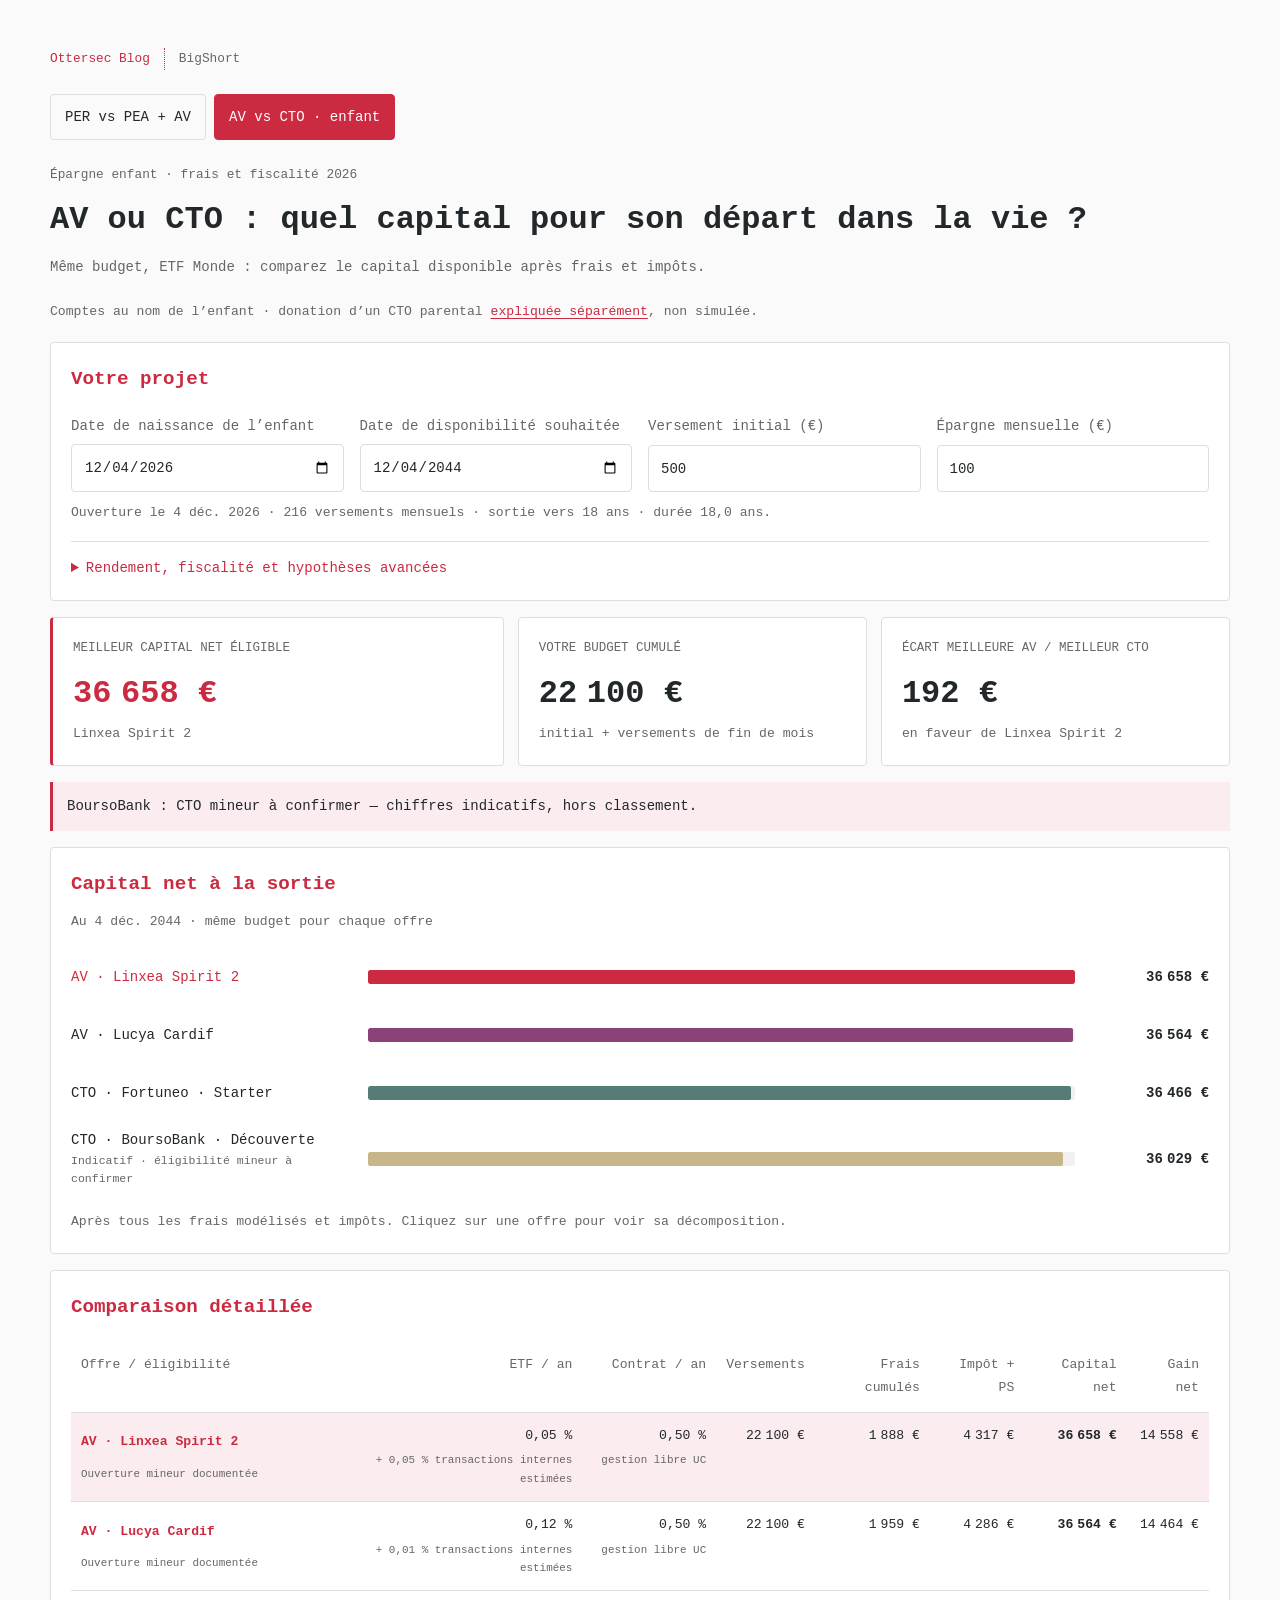
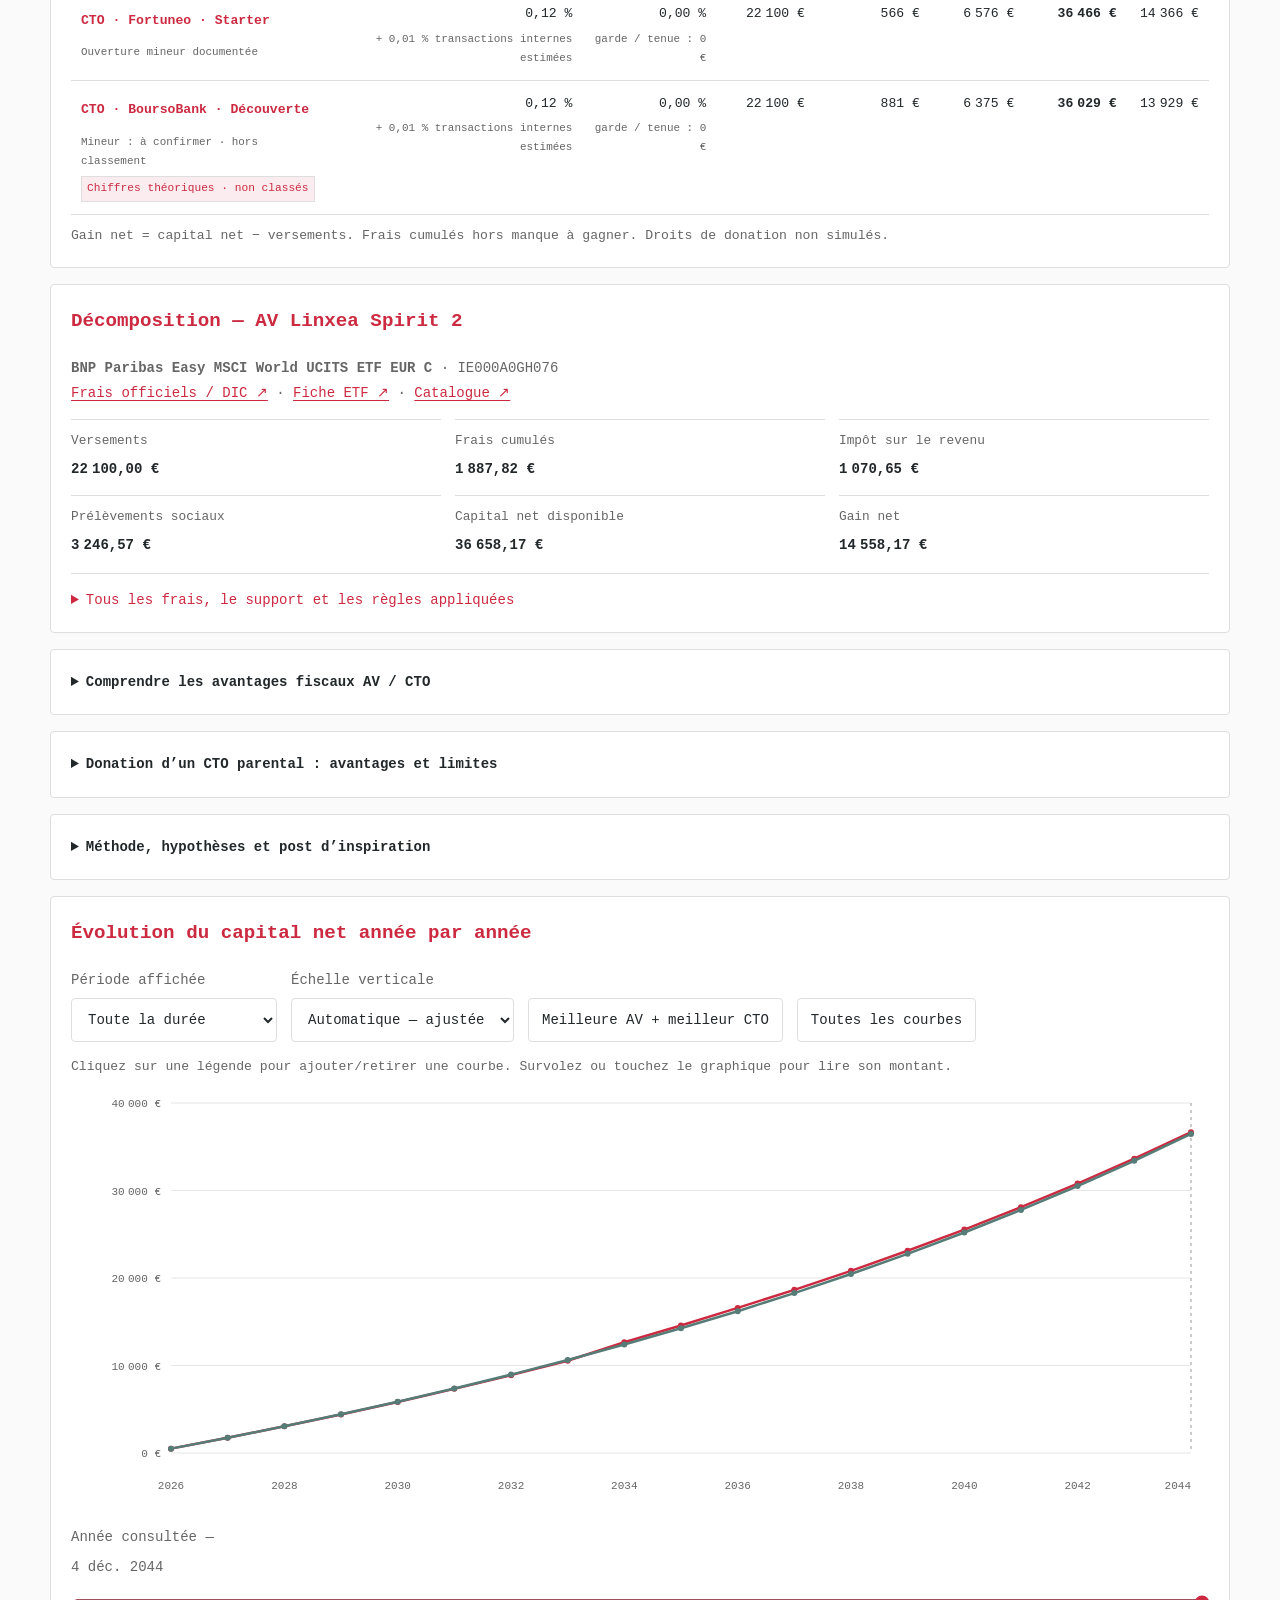
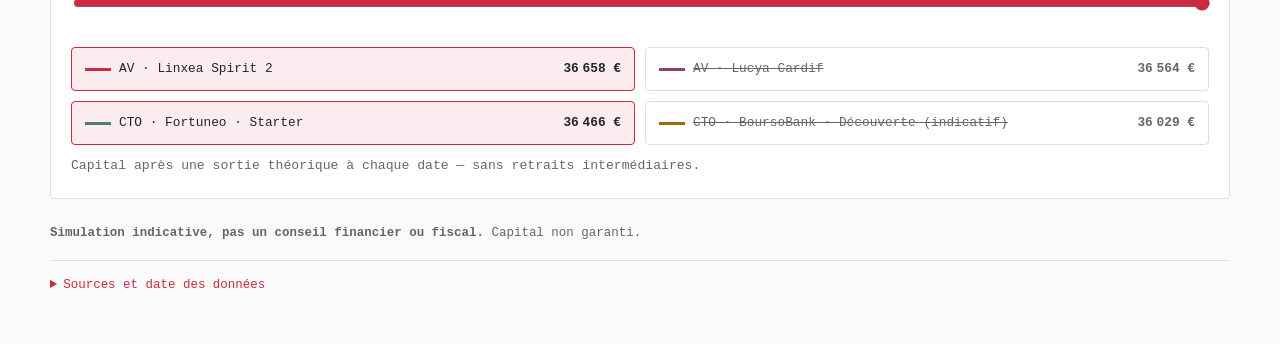
<file: enfant.html>
<!doctype html>
<html lang="fr">
<head>
  <meta charset="utf-8">
  <meta name="viewport" content="width=device-width, initial-scale=1">
  <title>BigShort — AV vs CTO pour enfant</title>
  <meta name="description" content="Comparez assurance-vie et CTO au nom de votre enfant : capital net, ETF Monde, frais détaillés et fiscalité. Comprenez aussi la donation d’un CTO parental.">
  <meta name="theme-color" content="#fafafa">
  <link rel="icon" href="data:,">
  <link rel="stylesheet" href="bigshort.css?v=20261024-2">
  <script src="enfant.js?v=20261024-2" defer></script>
</head>
<body>
  <main class="shell">
    <header>
      <nav class="site-nav" aria-label="Navigation du site"><a href="https://sneakyottersec.github.io/">Ottersec Blog</a><span>BigShort</span></nav>
      <nav class="tool-nav" aria-label="Simulateurs BigShort"><a href="./">PER vs PEA + AV</a><a href="enfant.html" aria-current="page">AV vs CTO · enfant</a></nav>
      <div class="eyebrow">Épargne enfant · frais et fiscalité 2026</div>
      <h1>AV ou CTO : quel capital pour son départ dans la vie ?</h1>
      <p class="lede">Même budget, ETF Monde : comparez le capital disponible après frais et impôts.</p>
    </header>

    <p class="scenario-note">Comptes au nom de l’enfant · donation d’un CTO parental <a href="#donation">expliquée séparément</a>, non simulée.</p>

    <section class="card" aria-labelledby="parameters-title">
      <h2 id="parameters-title">Votre projet</h2>
      <form id="child-form" novalidate>
        <div class="grid">
          <label>Date de naissance de l’enfant<input id="birth-date" type="date" required></label>
          <label>Date de disponibilité souhaitée<input id="child-exit" type="date" required></label>
          <label>Versement initial (€)<input id="child-initial" type="number" min="0" max="10000000" step="any" value="500" required inputmode="decimal"></label>
          <label>Épargne mensuelle (€)<input id="child-monthly" type="number" min="0" max="100000" step="any" value="100" required inputmode="decimal"></label>
        </div>
        <p id="child-horizon" class="help"></p>
        <details>
          <summary>Rendement, fiscalité et hypothèses avancées</summary>
          <div class="advanced">
            <div class="grid">
              <label>Rendement annuel avant frais (%)<input id="child-return" type="number" min="-50" max="20" step="any" value="7" required inputmode="decimal"></label>
              <label>Régime d’impôt à la sortie<select id="child-regime"><option value="flat">Taux forfaitaires (PFU)</option><option value="scale">Barème — approximation par TMI</option></select></label>
              <label id="child-tmi-label" hidden>TMI du foyer à la sortie<select id="child-tmi"><option value="0">0 %</option><option value="11">11 %</option><option value="30">30 %</option><option value="41">41 %</option><option value="45">45 %</option></select></label>
              <label>Abattement AV annuel encore disponible (€)<input id="child-allowance" type="number" min="0" max="9200" step="any" value="4600" required inputmode="decimal"></label>
              <label>Autres primes AV du titulaire avant 2017 (€)<input id="child-old-premiums" type="number" min="0" max="100000000" step="any" value="0" required inputmode="decimal"></label>
              <label>Autres primes AV du titulaire depuis 2017 (€)<input id="child-other-premiums" type="number" min="0" max="100000000" step="any" value="0" required inputmode="decimal"></label>
              <label>Coût d’exécution supplémentaire par achat/vente (%)<input id="child-spread" type="number" min="0" max="2" step="any" value="0" required inputmode="decimal"></label>
            </div>
            <div class="presets" role="group" aria-label="Scénarios de rendement"><button type="button" data-return="3">Hypothèse 3 %</button><button type="button" data-return="5">Hypothèse 5 %</button><button type="button" data-return="8">Hypothèse 8 %</button><button type="button" id="exit-at-18">Sortie aux 18 ans</button></div>
            <p class="help">Abattement après 8 ans : 4 600 € pour une personne seule, 9 200 € pour un couple imposé ensemble, partagé entre contrats du contribuable. Si l’enfant est rattaché, vérifiez les règles du foyer et le solde disponible : ce n’est pas un avantage supplémentaire automatique par enfant. Une seule utilisation de l’abattement est calculée, lors de la sortie totale.</p>
            <p class="help">Les autres primes sont les montants non remboursés au 31 décembre précédant chaque sortie simulée, supposés constants ici. Le seuil de 150 000 € concerne le titulaire, pas chaque contrat. L’option au barème est globale : la TMI reste une approximation, sans quotient familial, décote ni effet différé de CSG déductible.</p>
          </div>
        </details>
        <p id="child-status" class="status" role="alert"></p>
      </form>
    </section>

    <noscript><p class="warning">Activez JavaScript pour calculer les résultats.</p></noscript>
    <div id="child-results">
      <section class="summary-grid" aria-label="Résumé des résultats" aria-live="polite">
        <article class="card best"><p class="summary-label">Meilleur capital net éligible</p><p class="summary-value" id="child-best">—</p><p class="summary-meta" id="child-best-name">—</p></article>
        <article class="card"><p class="summary-label">Votre budget cumulé</p><p class="summary-value" id="child-paid">—</p><p class="summary-meta">initial + versements de fin de mois</p></article>
        <article class="card"><p class="summary-label">Écart meilleure AV / meilleur CTO</p><p class="summary-value" id="child-gap">—</p><p class="summary-meta" id="child-gap-label">—</p></article>
      </section>
      <div id="eligibility-note" class="warning" role="note"></div>

      <section class="card exit-section" aria-labelledby="child-exit-title">
        <h2 id="child-exit-title">Capital net à la sortie</h2>
        <p id="child-exit-caption" class="help"></p>
        <div id="child-exit-chart" class="exit-chart" aria-label="Comparaison des capitaux nets à la sortie"></div>
        <p class="help">Après tous les frais modélisés et impôts. Cliquez sur une offre pour voir sa décomposition.</p>
      </section>

      <section class="card" aria-labelledby="comparison-title">
        <h2 id="comparison-title">Comparaison détaillée</h2>
        <div class="table-wrap">
          <table id="comparison"><thead><tr><th scope="col">Offre / éligibilité</th><th scope="col">ETF / an</th><th scope="col">Contrat / an</th><th scope="col">Versements</th><th scope="col">Frais cumulés</th><th scope="col">Impôt + PS</th><th scope="col">Capital net</th><th scope="col">Gain net</th></tr></thead><tbody id="child-rows"></tbody></table>
        </div>
        <p class="help">Gain net = capital net − versements. Frais cumulés hors manque à gagner. Droits de donation non simulés.</p>
      </section>

      <section class="card" aria-labelledby="child-detail-title">
        <h2 id="child-detail-title">Fiche descriptive</h2>
        <p id="child-fund" class="fund-line"></p>
        <div id="child-tax-detail" class="fee-grid"></div>
        <details id="child-fees-detail">
          <summary>Tous les frais, le support et les règles appliquées</summary>
          <div class="table-wrap"><table class="fee-table"><thead><tr><th scope="col">Poste de frais</th><th scope="col">Tarif retenu</th><th scope="col">Cumul simulé</th></tr></thead><tbody id="child-fee-rows"></tbody></table></div>
          <div id="child-tax-extra" class="fee-grid"></div>
          <p id="child-fund-note" class="help"></p>
          <p id="child-offer-note" class="help"></p>
          <p class="help">Modèle sans gestion pilotée, options de garantie décès payantes, change, ordres téléphoniques, transfert ni service facultatif. Sur CTO : fractions de parts théoriques après respect du minimum d’ordre ; le cours et l’achat en parts entières ne sont pas simulés. Le spread et les coûts exceptionnels ne sont pas connus à l’avance : le supplément d’exécution ci-dessus permet de tester leur impact. Un ETF Monde reste exposé au risque de change même s’il est acheté en euros.</p>
        </details>
      </section>
    </div>

    <details class="card reading compact-disclosure">
      <summary id="tax-guide-title">Comprendre les avantages fiscaux AV / CTO</summary>
      <div class="disclosure-content">
      <div class="two-col">
        <article>
          <h3>Assurance-vie au nom de l’enfant</h3>
          <ul>
            <li>Pas d’impôt sur les gains tant qu’il n’y a pas de rachat ; les arbitrages internes ne déclenchent pas l’impôt sur le revenu. Cela facilite un changement d’allocation, avec d’éventuels frais d’opération.</li>
            <li>Après 8 ans, l’abattement annuel réduit les gains soumis à l’IR, jamais les prélèvements sociaux. Les gains restants relèvent de 7,5 % ou 12,8 % selon les primes détenues, ou du barème sur option.</li>
            <li>Prélèvements sociaux de 17,2 % sur les gains d’une AV classique en 2026, y compris après 8 ans. Ce n’est donc pas une exonération totale.</li>
          </ul>
          <p><a href="https://www.service-public.gouv.fr/particuliers/vosdroits/F22414" target="_blank" rel="noreferrer">Fiscalité des rachats AV ↗</a> · <a href="https://bofip.impots.gouv.fr/bofip/11224-PGP.html/identifiant=BOI-RPPM-RCM-20-15-20210621" target="_blank" rel="noreferrer">Seuil des primes de 150 000 € ↗</a></p>
        </article>
        <article>
          <h3>CTO au nom de l’enfant</h3>
          <ul>
            <li>Pas de frais annuels d’enveloppe dans les tarifs étudiés, pas de plafond de versements. Les frais du fonds et le courtage restent dus.</li>
            <li>Avec un ETF capitalisant conservé sans vente, les gains latents ne sont pas taxés chaque année. Une vente bénéficiaire, même réinvestie, déclenche en revanche l’imposition.</li>
            <li>PFU de 31,4 % sur la plus-value nette en 2026 (12,8 % d’IR + 18,6 % de PS), ou barème global sur option. Les moins-values peuvent compenser certaines plus-values et se reporter sur 10 ans ; ce stock antérieur n’est pas simulé.</li>
          </ul>
          <p><a href="https://www.impots.gouv.fr/particulier/les-cessions-mobilieres" target="_blank" rel="noreferrer">Calcul des plus-values mobilières ↗</a> · <a href="https://www.service-public.gouv.fr/particuliers/vosdroits/F2329" target="_blank" rel="noreferrer">Prélèvements sociaux 2026 ↗</a></p>
        </article>
      </div>
      <details>
        <summary>Et les avantages successoraux de l’assurance-vie ?</summary>
        <p>Ils concernent le décès de l’assuré, pas le retrait par l’enfant à ses 18 ans. Pour une AV souscrite par un parent avec l’enfant bénéficiaire, les versements avant 70 ans peuvent bénéficier d’un abattement de 152 500 € par bénéficiaire, sous conditions ; les gains non encore soumis aux prélèvements sociaux n’en sont pas dispensés. Pour les versements après 70 ans, le régime change : abattement global de 30 500 € sur les primes concernées, puis droits de succession, avec en principe exonération des gains de ces droits. <a href="https://www.service-public.gouv.fr/particuliers/vosdroits/F15274" target="_blank" rel="noreferrer">Régime au décès ↗</a></p>
        <p>Ces mécanismes ne sont pas appliqués au classement : le contrat simulé appartient déjà à l’enfant. Un CTO transmis au décès relève de la succession ordinaire et d’une nouvelle valeur d’acquisition des titres. Il ne faut pas comparer uniquement les abattements sans tenir compte de tout le patrimoine, des frais et du lien de parenté.</p>
      </details>
      </div>
    </details>

    <details id="donation" class="card reading compact-disclosure">
      <summary id="donation-title">Donation d’un CTO parental : avantages et limites</summary>
      <div class="disclosure-content">
      <p>Le parent investit sur son propre CTO, puis donne les titres — sans les vendre d’abord. L’enfant reçoit leur propriété. Pour une revente ultérieure, son prix d’acquisition fiscal est en principe la valeur retenue lors de la donation : la plus-value antérieure est ainsi « purgée ». Cela suppose une donation réelle et correctement déclarée, sans réappropriation des fonds par le parent.</p>
      <div class="flow" aria-label="Étapes de la donation de titres"><span>CTO du parent<br>plus-value latente</span><b aria-hidden="true">→</b><span>Donation des titres<br>valeur déclarée au jour du don</span><b aria-hidden="true">→</b><span>Revente par l’enfant<br>nouvelle base d’acquisition</span></div>
      <div class="two-col">
        <article><h3>Ce que cela peut apporter</h3><p>Exemple pédagogique : des titres achetés 50 000 € valent 90 000 € au don. Une revente à 90 000 € après le don ne dégage en principe aucune nouvelle plus-value, hors frais. Si l’abattement parent-enfant de 100 000 € est intégralement disponible, ce don peut aussi ne générer aucun droit de donation.</p><p>Le parent conserve la maîtrise de son épargne jusqu’au don et choisit le moment de transmettre. Il n’y a pas de purge automatique dans le CTO déjà détenu par l’enfant.</p></article>
        <article><h3>Les limites à ne pas oublier</h3><p>L’abattement de 100 000 € s’apprécie par parent et par enfant sur 15 ans, en tenant compte des dons précédents. Au-delà, des droits progressifs peuvent être dus sur la valeur transmise, pas seulement sur les gains. La purge de plus-value n’est pas elle-même limitée à 100 000 €.</p><p>Le dispositif distinct de 31 865 € vise les dons de sommes d’argent sous conditions : il ne s’ajoute pas automatiquement à un don de titres. Vendre avant de donner le cash déclenche la plus-value chez le parent. Frais de transfert, formalités, situation familiale et donation-cession méritent une vérification professionnelle.</p></article>
      </div>
      <p class="help">Hors simulation et hors classement : aucune économie de donation n’est ajoutée au capital des CTO enfant. Sources : <a href="https://www.impots.gouv.fr/particulier/les-cessions-mobilieres" target="_blank" rel="noreferrer">valeur d’acquisition des titres donnés</a> · <a href="https://www.impots.gouv.fr/particulier/questions/que-puis-je-donner-mes-enfants-petits-enfants-sans-avoir-payer-de-droits" target="_blank" rel="noreferrer">abattements de donation</a> · <a href="https://www.impots.gouv.fr/particulier/dons-exoneres" target="_blank" rel="noreferrer">conditions des dons d’argent</a>.</p>
      </div>
    </details>

    <details class="card reading compact-disclosure">
      <summary id="method-title">Méthode, hypothèses et post d’inspiration</summary>
      <div class="disclosure-content">
      <p>Une exposition actions de pays développés, sans levier, avec le même rendement avant frais. Versement initial aujourd’hui, puis versements en fin de mois, capitalisation proratisée entre les dates, vente totale à la sortie. Les liquidités en attente d’un minimum de versement restent non rémunérées. La fiscalité 2026 est maintenue sur tout l’horizon : elle pourra évoluer.</p>
      <p>Les fonds ne sont pas supposés identiques en réplication ni en écart de suivi. BNP Easy World (0,05 % de frais courants) est référencé dans le catalogue Spirica consulté ; Amundi Core World (0,12 %) est retenu pour Lucya et les CTO dont le référencement est documenté. BigShort ne prétend pas avoir vérifié tous les ETF de chaque plateforme. Les transactions internes estimées s’ajoutent ici aux frais courants : elles ne sont pas une seconde facturation du courtier.</p>
      <p>Pas d’arbitrage, de liquidation forcée d’ETF, de retraits étalés sur plusieurs années, de succession ou de donation simulés. Ces événements peuvent modifier le résultat : les frais annuels de l’AV pèsent dans la durée, alors que ses arbitrages internes et l’étalement des rachats peuvent réduire certaines frictions fiscales.</p>
      <p class="help">Lecture d’inspiration : <a href="https://web.archive.org/web/20260201173819/https://www.reddit.com/r/vosfinances/comments/1q3mszi/cto_vs_assurance_vie_quelle_est_la_meilleure/" target="_blank" rel="noreferrer">« CTO vs assurance vie, quelle est la meilleure enveloppe ? » — archive Reddit du 1er février 2026 ↗</a>. Le post examine notamment frais composés, retraits, arbitrages et transmission d’un patrimoine parental. Ce n’est pas le même scénario que des comptes au nom de l’enfant ; ses conclusions ne sont pas reprises comme une garantie ni comme une source juridique.</p>
      </div>
    </details>

    <section id="child-history-section" class="card" aria-labelledby="child-history-title">
      <h2 id="child-history-title">Évolution du capital net année par année</h2>
      <div class="graph-toolbar">
        <label>Période affichée<select id="child-window"><option value="0">Toute la durée</option><option value="5">5 dernières années</option><option value="10">10 dernières années</option></select></label>
        <label>Échelle verticale<select id="child-scale"><option value="auto">Automatique — ajustée</option><option value="zero">À partir de 0 €</option></select></label>
        <button type="button" id="child-best-curves">Meilleure AV + meilleur CTO</button>
        <button type="button" id="child-all-curves">Toutes les courbes</button>
      </div>
      <p class="help">Cliquez sur une légende pour ajouter/retirer une courbe. Survolez ou touchez le graphique pour lire son montant.</p>
      <div class="graph-frame" id="child-frame"><div id="child-graph" class="graph"></div><div id="child-tooltip" class="tooltip" role="tooltip" hidden></div></div>
      <p id="child-empty" class="empty" hidden>Aucune courbe sélectionnée. Cliquez sur une légende pour l’afficher.</p>
      <div class="inspector"><label for="child-year">Année consultée — <span id="child-year-date"></span></label><input type="range" id="child-year" min="0" max="18" step="1" value="18"></div>
      <div id="child-legend" class="legend" role="group" aria-label="Courbes et montants à l’année sélectionnée"></div>
      <p class="help">Capital après une sortie théorique à chaque date — sans retraits intermédiaires.</p>
    </section>

    <footer>
      <p><strong>Simulation indicative, pas un conseil financier ou fiscal.</strong> Capital non garanti.</p>
      <details><summary>Sources et date des données</summary>
      <p>Données contrôlées le 24 octobre 2026, tarifs standards sans promotion. Frais exclus et limites dans la fiche descriptive.</p>
      <p>Contrats et éligibilité : <a href="https://www.linxea.com/assurance-vie/linxea-spirit-2/" target="_blank" rel="noreferrer">Linxea Spirit 2</a> · <a href="https://lucya.com/assurance-vie/lucya-cardif/" target="_blank" rel="noreferrer">Lucya Cardif</a> · <a href="https://lucya.com/actualites/nos-travaux-dete-au-service-de-votre-satisfaction/" target="_blank" rel="noreferrer">Lucya pour mineur</a> · <a href="https://www.fortuneo.fr/faq/qui-peut-ouvrir-un-compte-bourse" target="_blank" rel="noreferrer">CTO Fortuneo mineur</a> · <a href="https://www.boursobank.com/bourse/cto-compte-titres-ordinaire" target="_blank" rel="noreferrer">CTO BoursoBank</a>.</p>
      <p><a href="https://forum.linxea.com/t/nouveautes-spirit-2-129-nouveaux-etf-et-baisse-des-frais-de-transaction-a-0-06/261537" target="_blank" rel="noreferrer">Linxea : transactions ETF 0,06 %</a> · <a href="https://lucya.com/app/uploads/2026/02/notice-lucya-cardif.pdf" target="_blank" rel="noreferrer">Notice Lucya (art. 11 : rachat)</a> · <a href="https://www.fortuneo.fr/datas/files/tarifs_fortuneo.pdf" target="_blank" rel="noreferrer">Tarifs Fortuneo</a> · <a href="https://www.boursobank.com/content/brochure_tarifaire/boursorama_bt.pdf" target="_blank" rel="noreferrer">Tarifs BoursoBank</a>.</p>
      </details>
    </footer>
  </main>
</body>
</html>
</file>
<file: bigshort.css>
@font-face{font-family:"JetBrains Mono";font-style:normal;font-weight:400;font-display:swap;src:local("JetBrains Mono"),url("https://sneakyottersec.github.io/lib/JetBrainsMono/web/woff2/JetBrainsMono-Regular.woff2") format("woff2")}
:root{color-scheme:light;--bg:#fafafa;--surface:#fff;--soft:#f1f1f1;--text:#22272a;--muted:#666;--line:#dedede;--brand:#cc2a41;--brand-soft:#fbecef}
*{box-sizing:border-box}[hidden]{display:none!important}body{margin:0;background:var(--bg);color:var(--text);font:14px/1.725 "JetBrains Mono","Cascadia Code",Consolas,monospace;-webkit-font-smoothing:antialiased}::selection{background:var(--brand-soft)}
a{color:var(--brand);text-underline-offset:3px}button,input,select{font:inherit}button,select,summary{cursor:pointer}a:focus-visible,button:focus-visible,input:focus-visible,select:focus-visible,summary:focus-visible{outline:2px solid var(--brand);outline-offset:3px}input,select{width:100%;min-height:44px;padding:10px 12px;border:1px solid var(--line);border-radius:4px;background:var(--surface);color:var(--text)}input:invalid{border-color:var(--brand)}button{min-height:44px;padding:8px 13px;border:1px solid var(--line);border-radius:4px;background:#fff;color:var(--text)}button:hover{border-color:var(--brand)}button[aria-pressed="true"]{border-color:var(--brand);background:var(--brand);color:#fff}
.shell{width:min(1180px,calc(100% - 40px));margin:auto;padding:48px 0}header{display:grid;gap:12px;margin-bottom:30px}.site-nav{display:flex;align-items:center;gap:14px;margin-bottom:12px;font-size:.8rem}.site-nav a{padding-right:14px;border-right:1px dotted var(--brand);text-decoration:none}.site-nav span{color:var(--muted)}.tool-nav{display:flex;flex-wrap:wrap;gap:8px;margin-bottom:12px}.tool-nav a{padding:10px 14px;border:1px solid var(--line);border-radius:4px;color:var(--text);text-decoration:none}.tool-nav a[aria-current="page"]{background:var(--brand);border-color:var(--brand);color:#fff}.tool-nav a:hover{border-color:var(--brand)}h1,h2,h3,p{margin-top:0}h1{margin-bottom:0;font-size:clamp(1.4rem,3.5vw,2rem);line-height:1.4}h2{margin-bottom:18px;color:var(--brand);font-size:1.2rem}h3{font-size:1rem;margin-bottom:10px}.eyebrow,.muted,.help,.lede{color:var(--muted)}.eyebrow{font-size:.8rem}.lede{max-width:930px;margin-bottom:0}.card{background:var(--surface);border:1px solid var(--line);border-radius:4px;padding:20px;margin-top:16px}.grid{display:grid;grid-template-columns:repeat(4,minmax(0,1fr));gap:16px}label{display:grid;gap:6px;color:var(--muted);font-size:.875rem}.help{font-size:.82rem;margin:10px 0 0}.warning{border-left:3px solid var(--brand);background:var(--brand-soft);padding:12px 14px;margin:16px 0}.warning p:last-child{margin-bottom:0}details{margin-top:16px;border-top:1px solid var(--line);padding-top:14px}summary{color:var(--brand);width:fit-content}.advanced{margin-top:16px}.advanced .grid{grid-template-columns:repeat(3,minmax(0,1fr))}.presets{display:flex;gap:8px;flex-wrap:wrap;margin-top:12px}.presets button{font-size:.8rem}.status{color:var(--brand);margin:12px 0 0;min-height:24px}.summary-grid{display:grid;grid-template-columns:1.3fr 1fr 1fr;gap:14px;margin-top:16px}.summary-grid .card{margin-top:0}.best{border-left:3px solid var(--brand)}.summary-label{font-size:.78rem;color:var(--muted);text-transform:uppercase;margin-bottom:6px}.summary-value{font-size:clamp(1.4rem,3vw,2rem);font-weight:700;font-variant-numeric:tabular-nums;margin-bottom:2px}.best .summary-value{color:var(--brand)}.summary-meta{font-size:.82rem;color:var(--muted);margin-bottom:0}
.table-wrap{overflow-x:auto}table{width:100%;border-collapse:collapse;font-size:.82rem;font-variant-numeric:tabular-nums}th,td{padding:12px 10px;border-bottom:1px solid var(--line);text-align:right;vertical-align:top}th{color:var(--muted);font-weight:400}th:first-child,td:first-child{text-align:left}#comparison{min-width:1050px}#comparison td:first-child{min-width:230px}td small{display:block;color:var(--muted);margin-top:4px}.offer-button{border:0;padding:0;min-height:36px;text-align:left;color:var(--brand);font-weight:700;background:transparent}#comparison tr.selected{background:var(--brand-soft)}.badge{display:inline-block;font-size:.7rem;color:var(--brand);background:var(--brand-soft);border:1px solid var(--line);padding:2px 5px;margin-top:6px}.fee-grid{display:grid;grid-template-columns:repeat(3,minmax(0,1fr));gap:14px}.metric{padding-top:10px;border-top:1px solid var(--line)}.metric span{display:block;color:var(--muted);font-size:.8rem}.metric strong{display:block;margin-top:5px}.fund-line{margin-top:16px;color:var(--muted);font-size:.875rem}.fee-table{min-width:650px}.fee-table td:first-child{min-width:220px}.two-col{display:grid;grid-template-columns:1fr 1fr;gap:24px}.two-col p{font-size:.875rem}.two-col ul{padding-left:20px;font-size:.875rem}.two-col li{margin-bottom:10px}.reading p{font-size:.875rem}.flow{display:flex;flex-wrap:wrap;gap:8px;align-items:center;margin:14px 0}.flow span{border:1px solid var(--line);padding:10px;background:var(--surface)}.flow b{color:var(--brand)}.check{display:flex;align-items:center;gap:10px;color:var(--text);min-height:44px}.check input{width:20px;height:20px;min-height:20px;accent-color:var(--brand)}
.graph-toolbar{display:flex;flex-wrap:wrap;gap:14px;align-items:end;margin-bottom:14px}.graph-toolbar label{min-width:190px}.graph-frame{position:relative}.graph{height:430px;width:100%}.graph svg{width:100%;height:100%;display:block}.tooltip{position:absolute;z-index:2;pointer-events:none;max-width:calc(100% - 16px);border:1px solid var(--line);border-left:3px solid var(--brand);background:#fff;padding:10px 12px;font-size:.8rem;overflow-wrap:anywhere}.tooltip strong{display:block;font-size:1rem}.legend{display:grid;grid-template-columns:repeat(2,minmax(0,1fr));gap:10px;margin-top:14px}.legend button{display:flex;align-items:center;gap:8px;text-align:left;font-size:.8rem}.legend button[aria-pressed="true"]{background:var(--brand-soft);color:var(--text)}.legend button[aria-pressed="false"]{color:var(--muted)}.legend button[aria-pressed="false"] .legend-name{text-decoration:line-through}.swatch{display:inline-block;width:26px;border-top:3px solid var(--curve);flex-shrink:0}.legend strong{margin-left:auto;font-variant-numeric:tabular-nums}.inspector{margin-top:16px}.inspector input{padding:0;accent-color:var(--brand)}.empty{color:var(--muted);padding:30px 0}footer{font-size:.78rem;color:var(--muted);margin-top:24px}footer p{margin-bottom:8px}
.scenario-note{color:var(--muted);font-size:.82rem;margin:-8px 0 18px}.status:empty{display:none}.compact-disclosure>summary{font-weight:650;color:var(--text);width:100%}.disclosure-content{margin-top:20px}.disclosure-content>p:last-child{margin-bottom:0}.exit-section h2{margin-bottom:6px}.exit-chart{display:grid;gap:14px;margin:22px 0}.exit-row{display:grid;grid-template-columns:minmax(180px,1fr) minmax(140px,2.5fr) 120px;align-items:center;gap:14px}.exit-label{border:0;background:transparent;min-height:44px;padding:0;text-align:left;font-size:.875rem;line-height:1.6}.exit-label:hover{color:var(--brand)}.exit-label small{display:block;color:var(--muted);font-size:.72rem}.exit-track{height:14px;background:var(--soft);border-radius:2px;overflow:hidden}.exit-bar{height:100%;background:var(--curve);border-radius:2px;transition:width .2s ease}.exit-value{text-align:right;font-variant-numeric:tabular-nums;font-weight:650}.exit-row[data-eligible="false"] .exit-bar{opacity:.45}.exit-row[data-selected="true"] .exit-label{color:var(--brand)}#child-fees-detail .table-wrap{margin-top:14px}#child-tax-extra{margin-top:18px}
@media(max-width:900px){.grid,.advanced .grid{grid-template-columns:repeat(2,minmax(0,1fr))}.fee-grid{grid-template-columns:repeat(2,minmax(0,1fr))}.summary-grid{grid-template-columns:1fr 1fr}.best{grid-column:1/-1}.two-col{grid-template-columns:1fr;gap:8px}}
@media(max-width:560px){.shell{width:calc(100% - 18px);padding-top:18px}.card{padding:15px}.grid,.advanced .grid,.summary-grid,.legend{grid-template-columns:1fr}input,select{font-size:16px}.fee-grid{gap:10px}.graph{height:360px}.graph-toolbar label{width:100%}.legend button{flex-wrap:wrap}.legend strong{margin-left:34px}.tool-nav a{font-size:.8rem}.flow{display:grid}.flow b{text-align:center}}
@media(prefers-reduced-motion:reduce){*{scroll-behavior:auto!important}}
@media(max-width:560px){.exit-row{grid-template-columns:minmax(0,1fr) 100px;gap:4px 10px}.exit-track{grid-column:1/-1;grid-row:2}.exit-value{grid-column:2;grid-row:1}.exit-chart{gap:18px}.scenario-note{margin-top:0}.compact-disclosure>summary{font-size:.875rem}}
</file>
